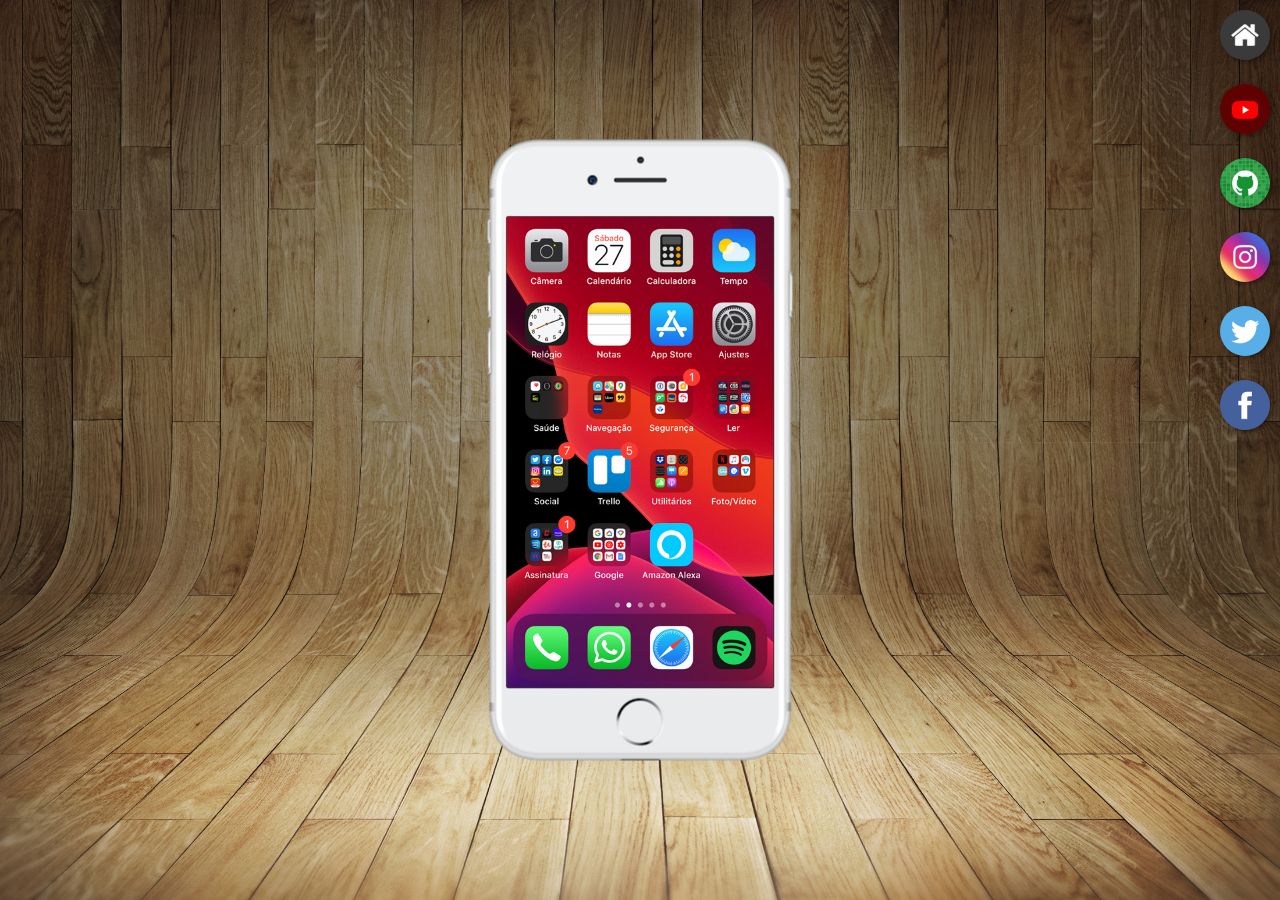
<file: index.html>
<!DOCTYPE html>
<html lang="pt-br">
<head>
    <meta charset="UTF-8">
    <meta name="viewport" content="width=device-width, initial-scale=1.0">
    <title>Projeto Redes Sociais</title>
    <link rel="shortcut icon" href="favicon.ico" type="image/x-icon">
    <link rel="stylesheet" href="estilos/style.css">
</head>
<body>
    <main>
        <section id="telefone">
            <iframe src="home.html"  name="tela" id="tela" frameborder="0">
                Seu computador nao e compativel com isso.
            </iframe>
        </section>
        <section id="redes-sociais">
            <a href="home.html" target="tela"><img src="imagens/logo-home.jpg" alt="home"></a> <br>
            <a href="youtube.html" target="tela"><img src="imagens/logo-youtube.jpg" alt="youtube"></a> <br>
            <a href="github.html" target="tela"><img src="imagens/logo-github.jpg" alt="github"></a> <br>
            <a href="instagram.html" target="tela"><img src="imagens/logo-instagram.jpg" alt="instagram"></a> <br>
            <a href="twitter.html" target="tela"><img src="imagens/logo-twitter.jpg" alt="twitter"></a> <br>
            <a href="facebook.html" target="tela"><img src="imagens/logo-facebook.jpg" alt="facebook"></a>
        </section>
    </main>
</body>
</html>
</file>
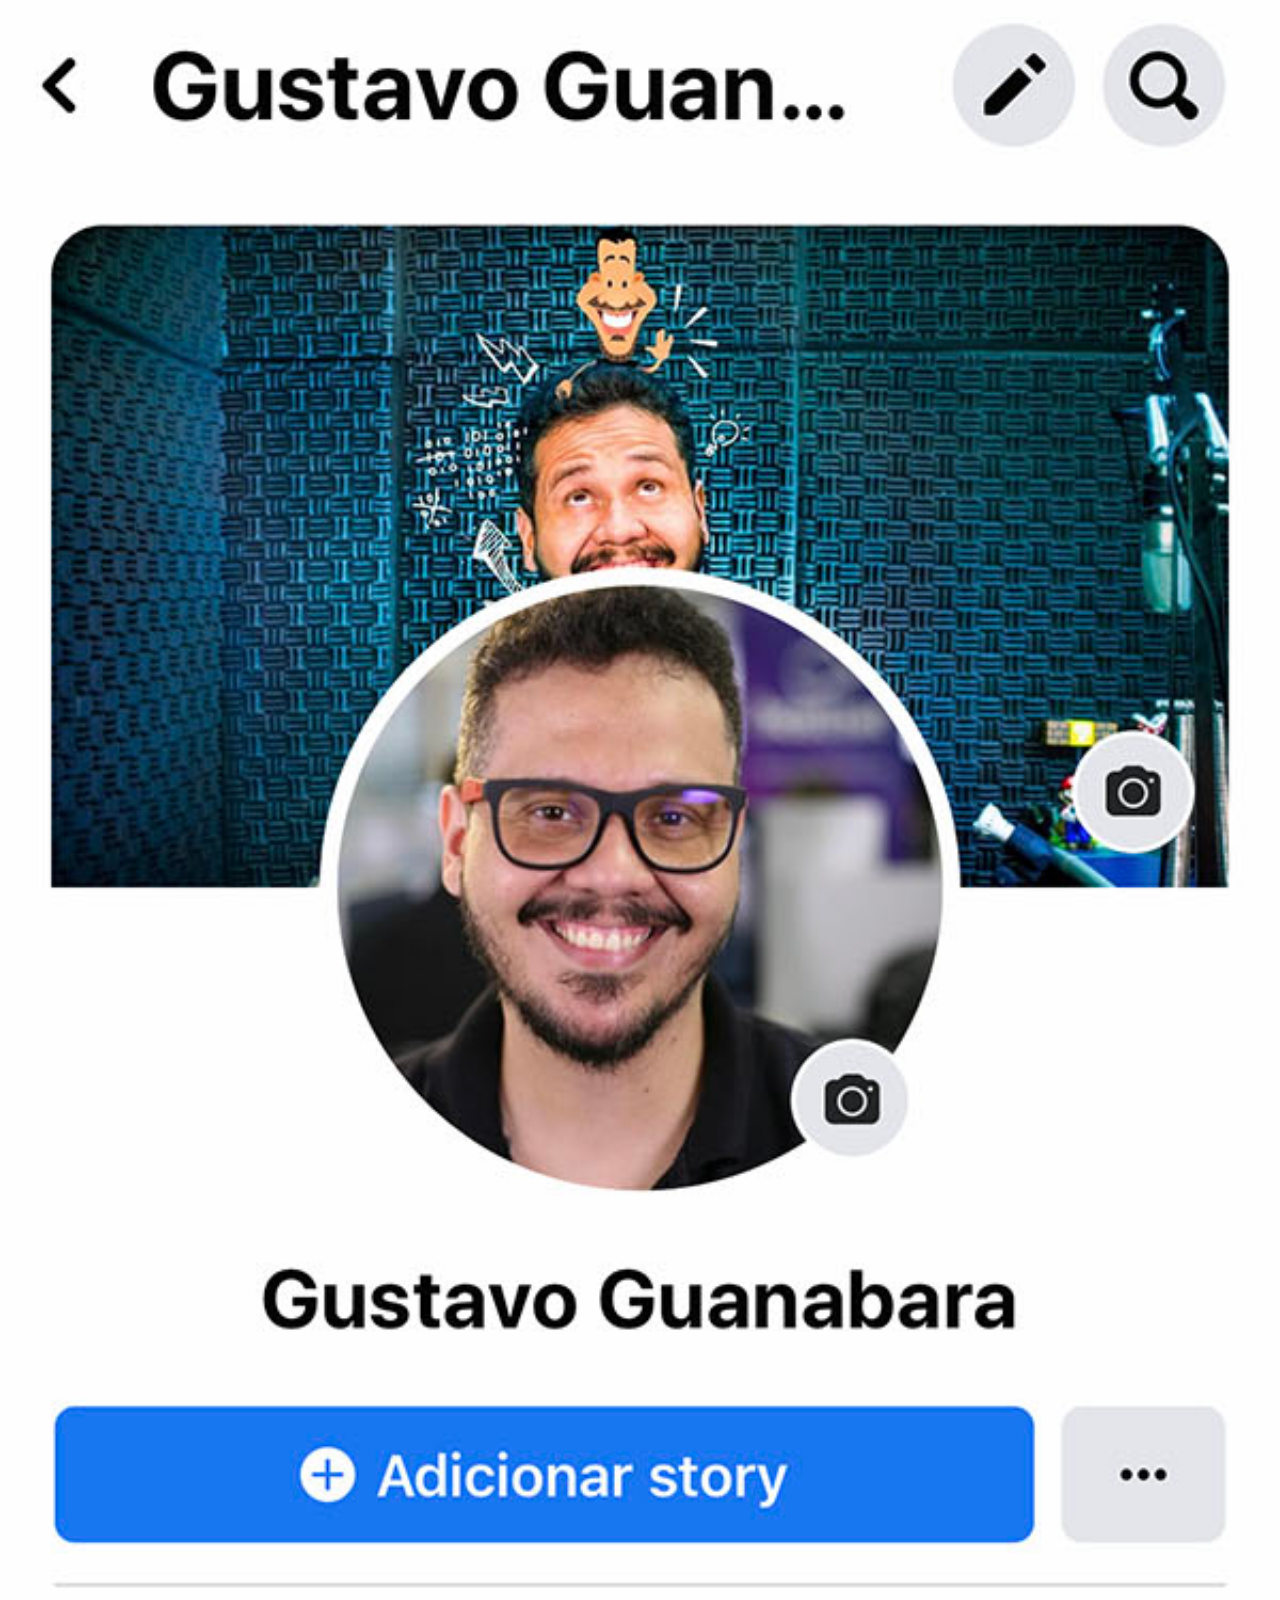
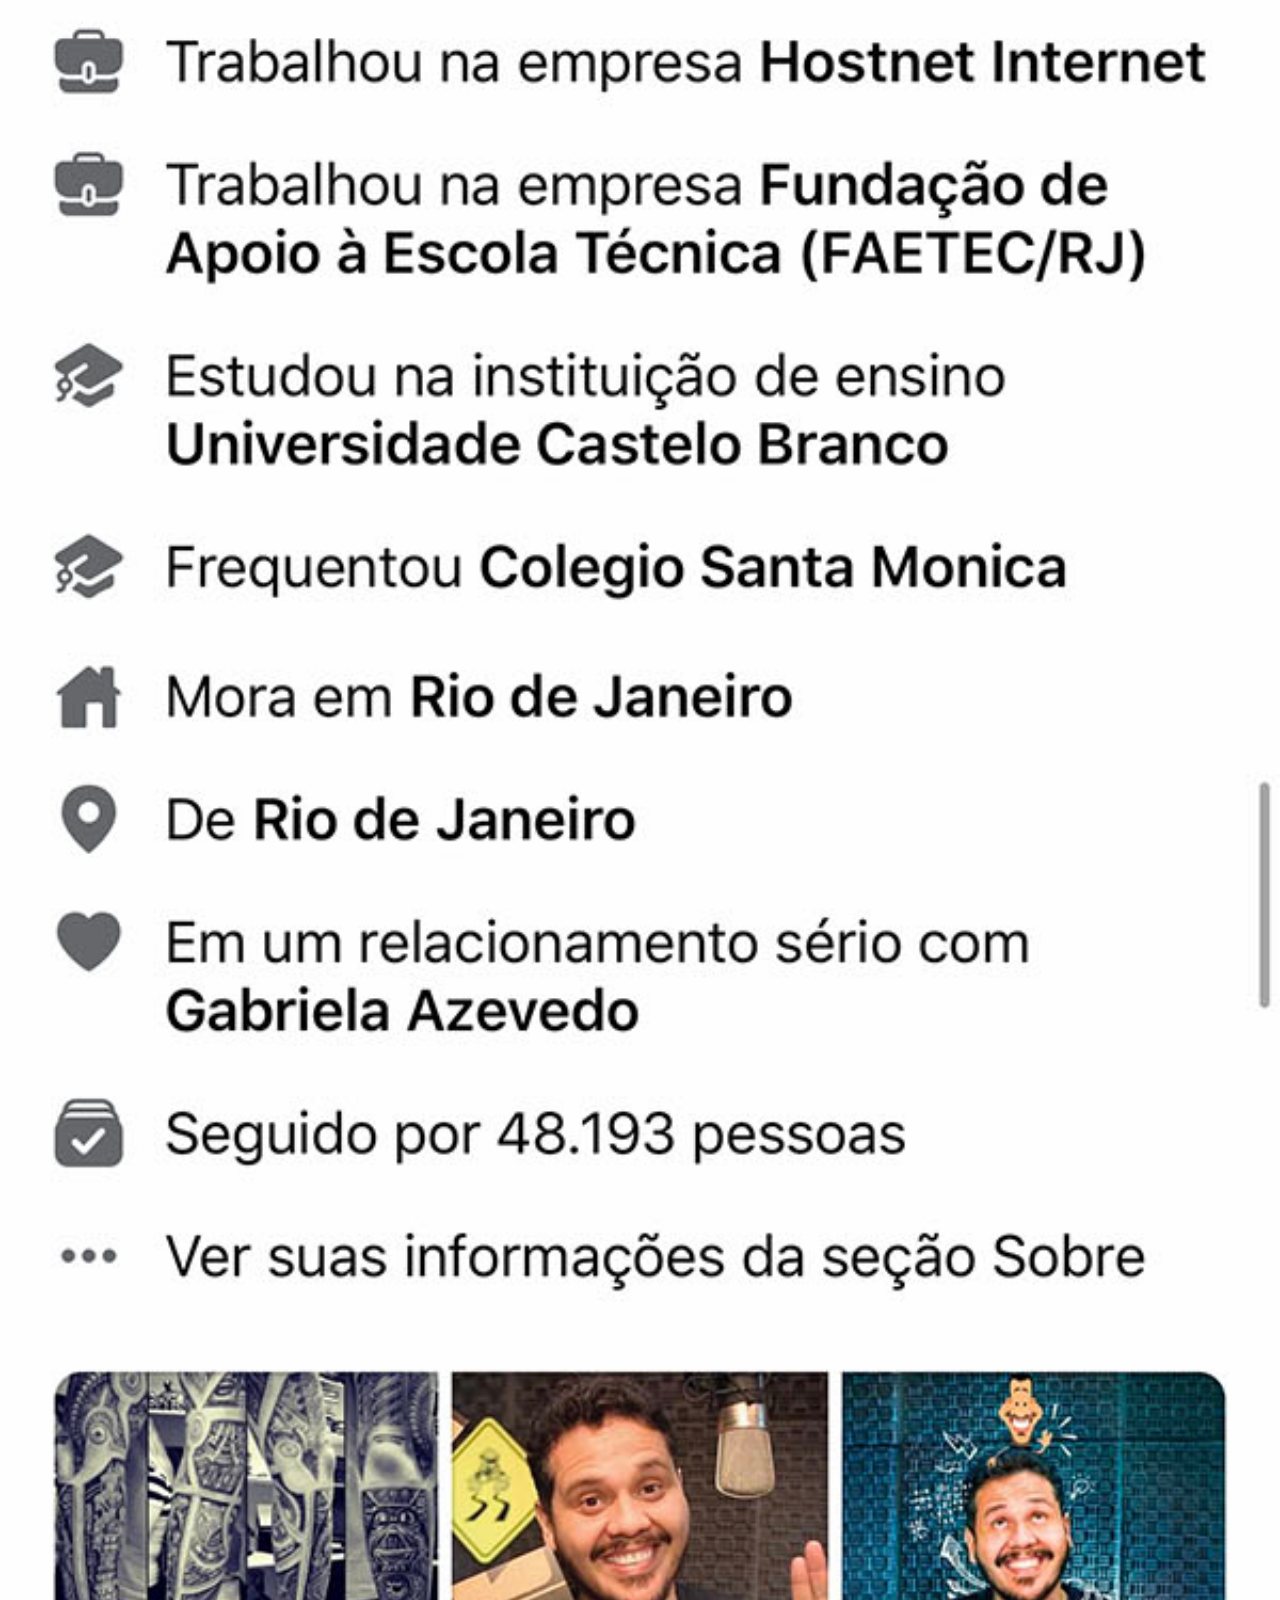
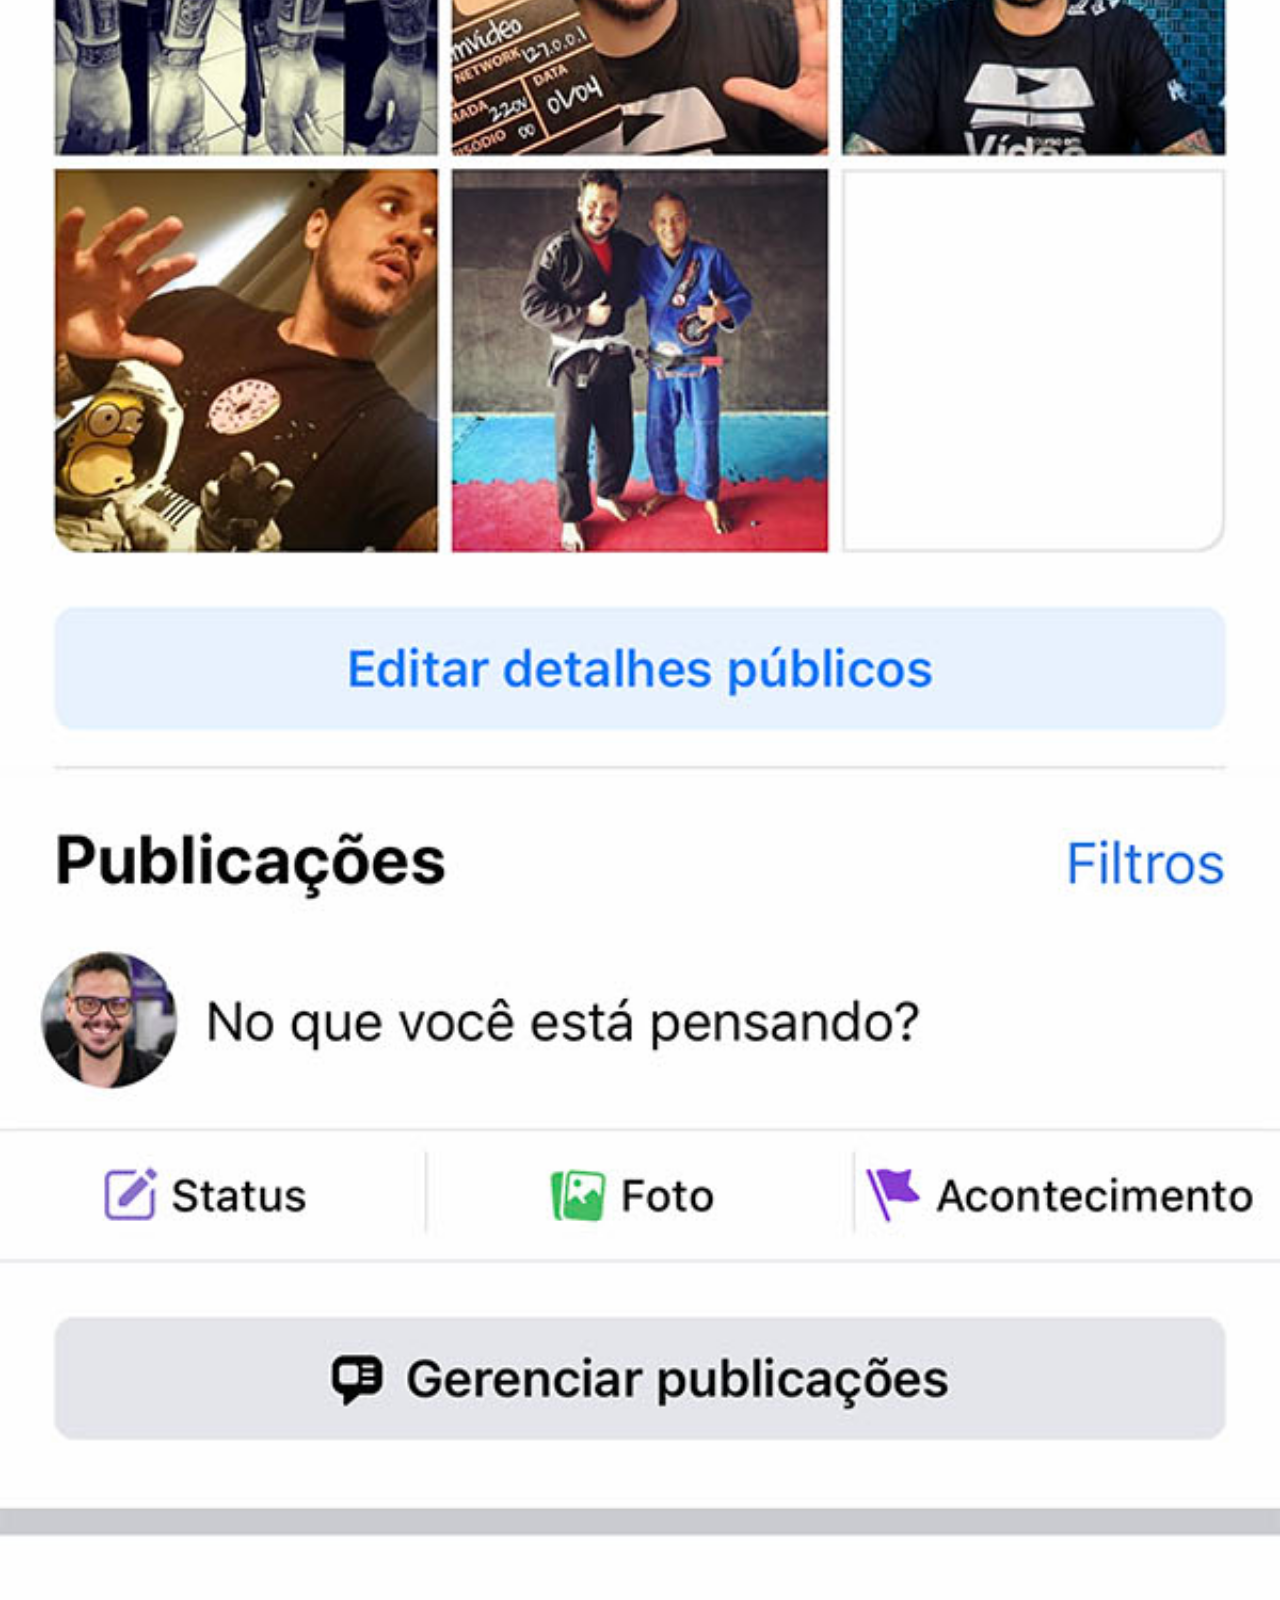
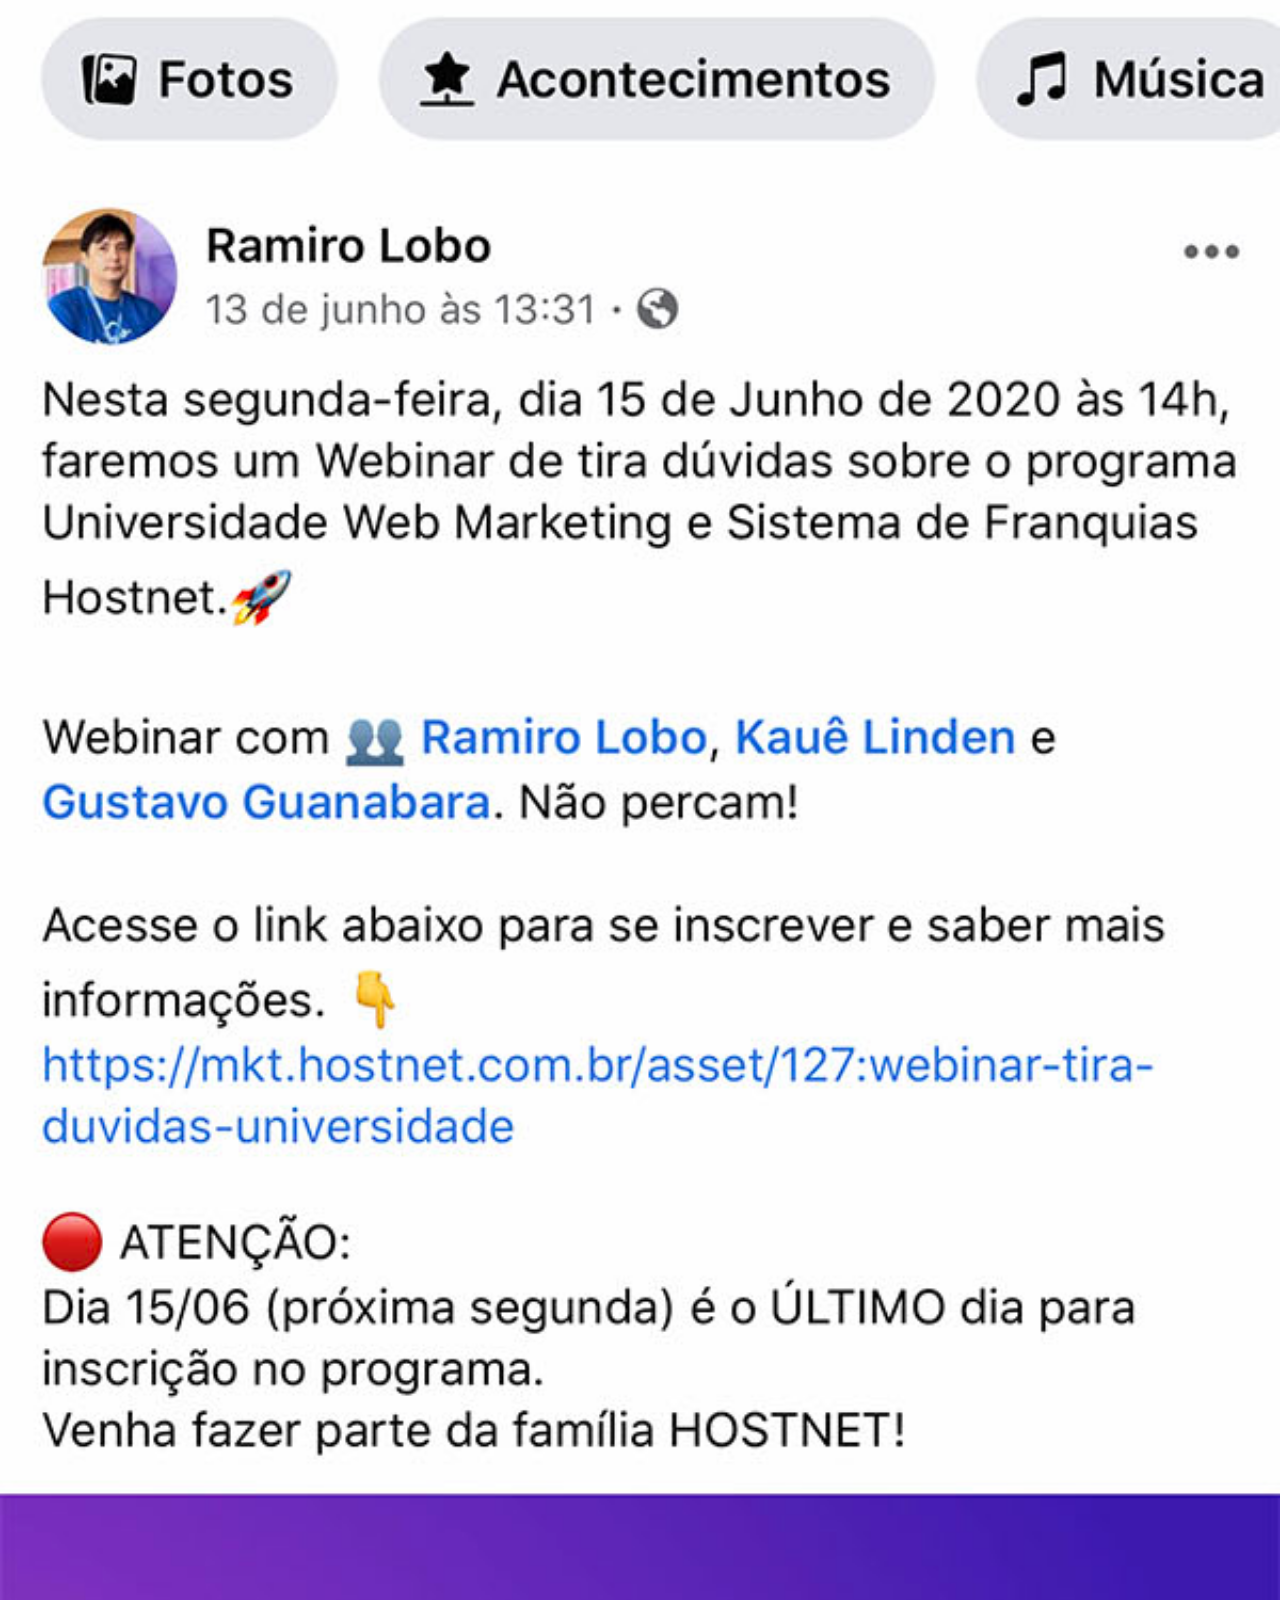
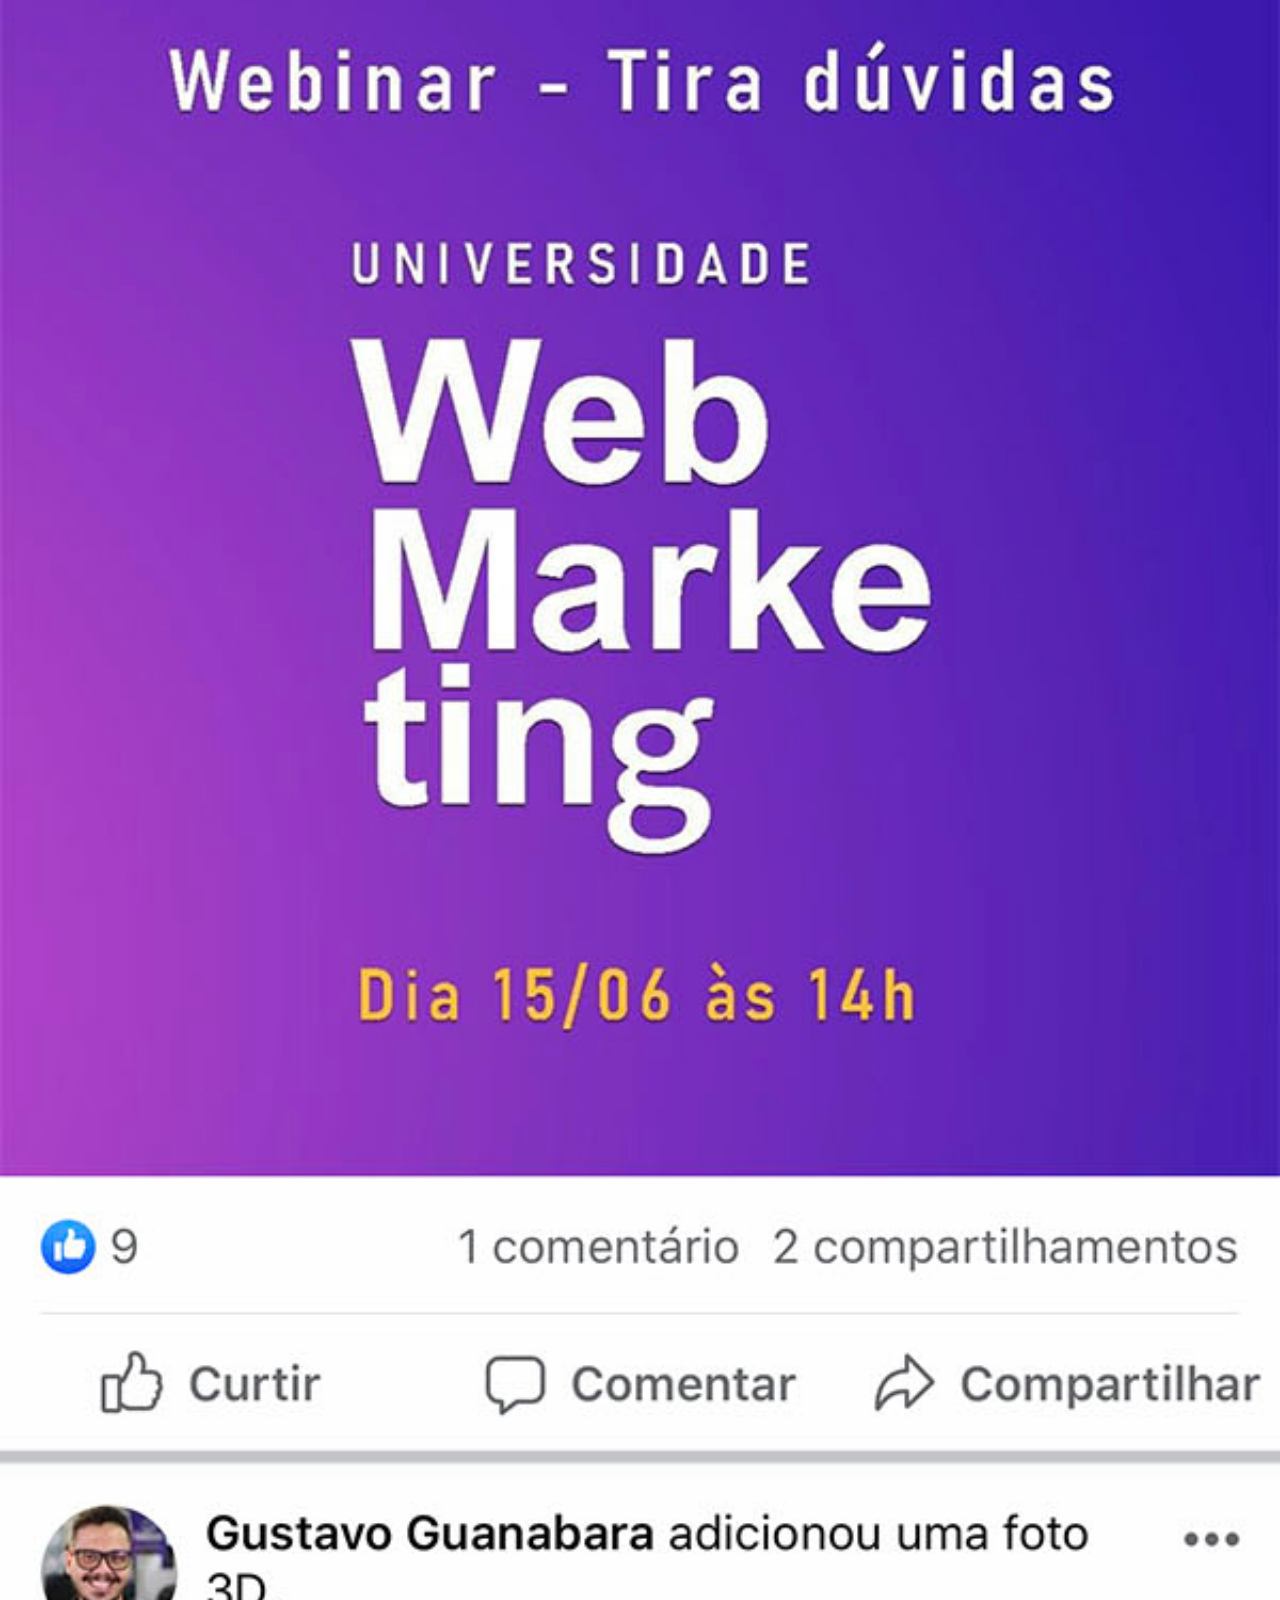
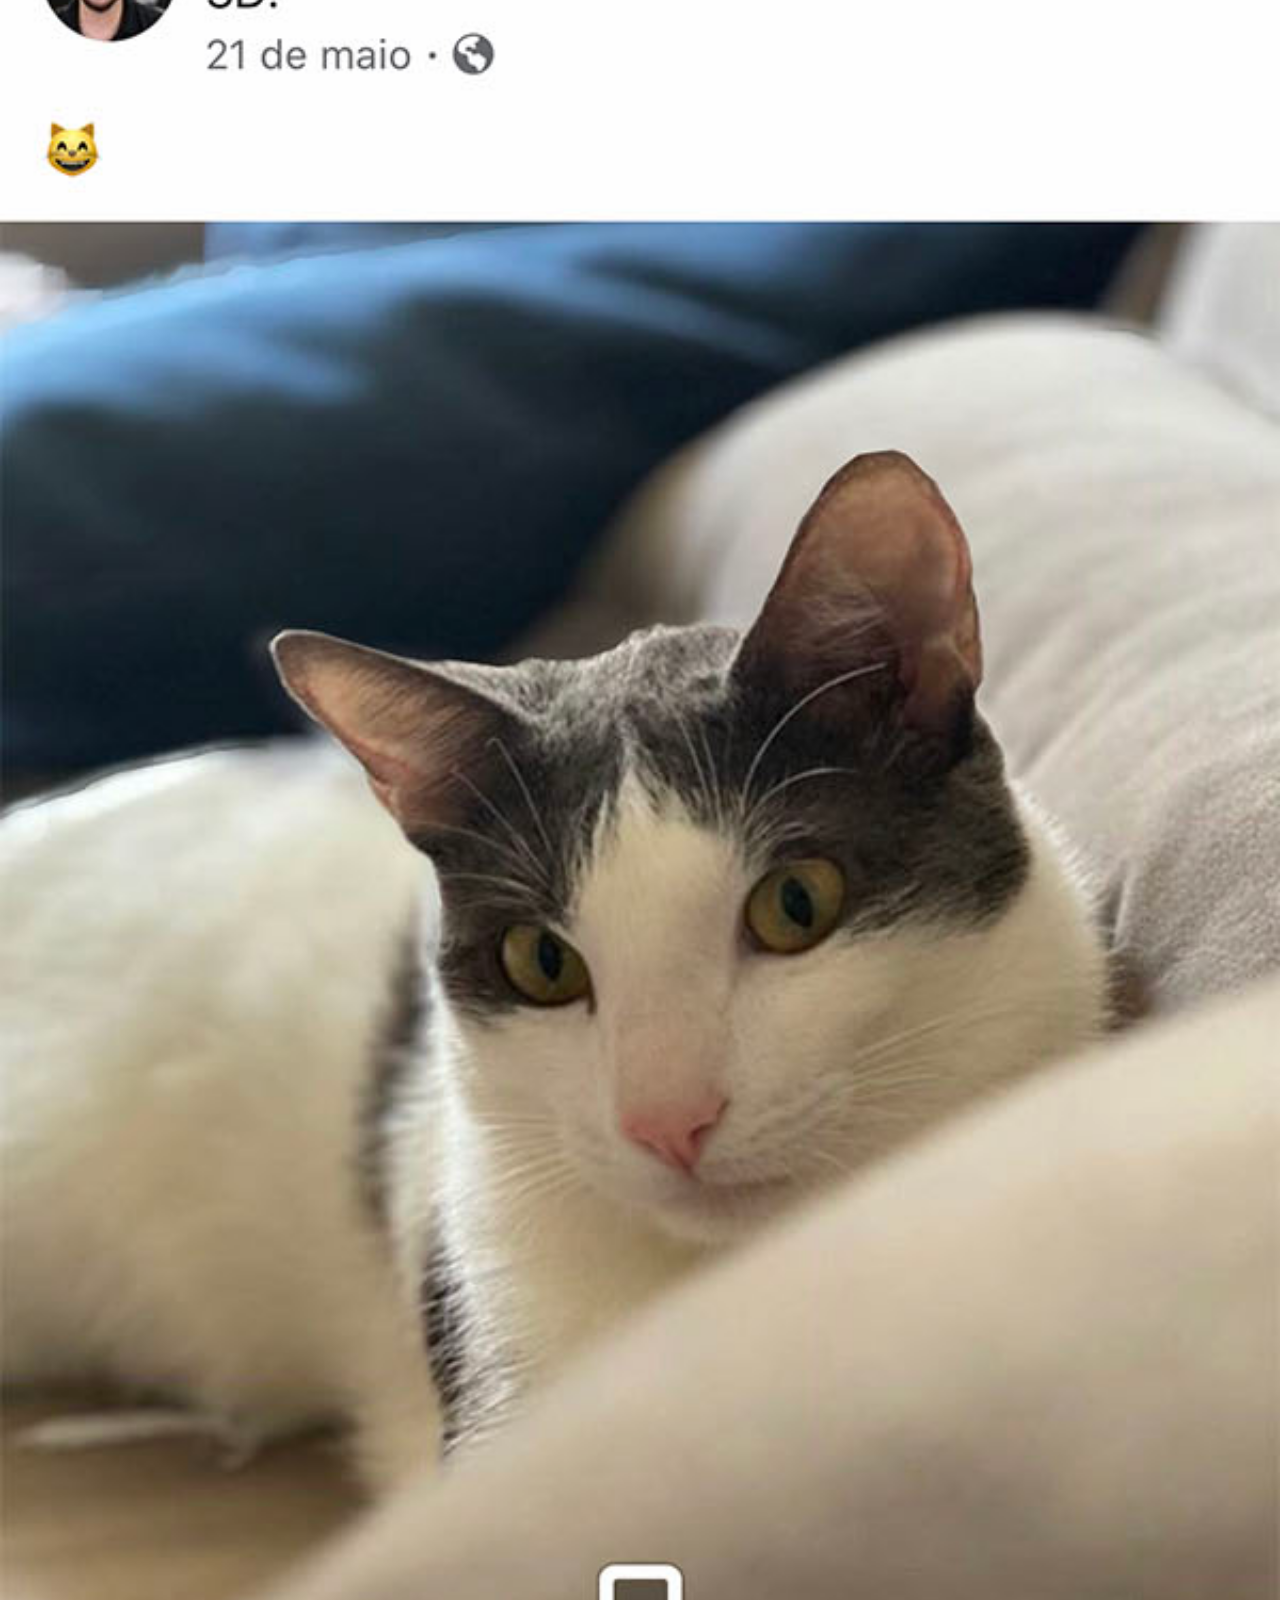
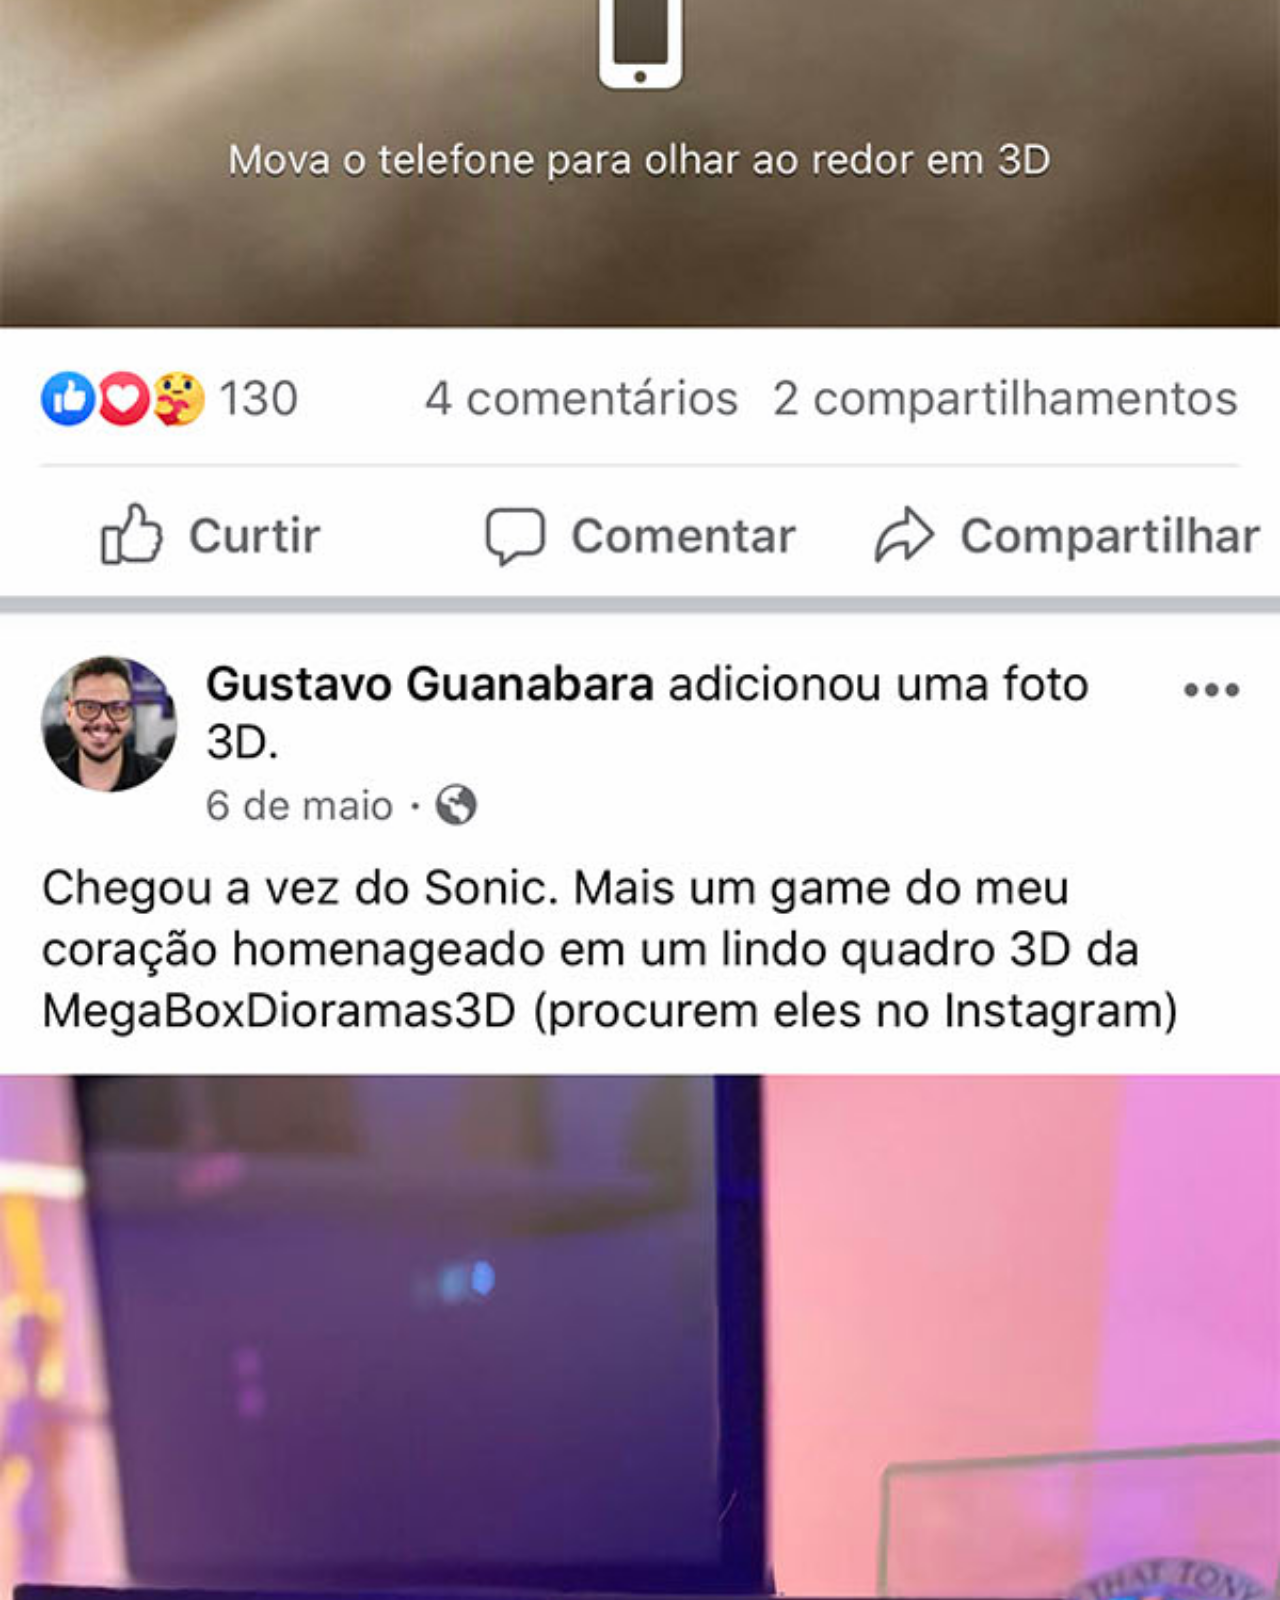
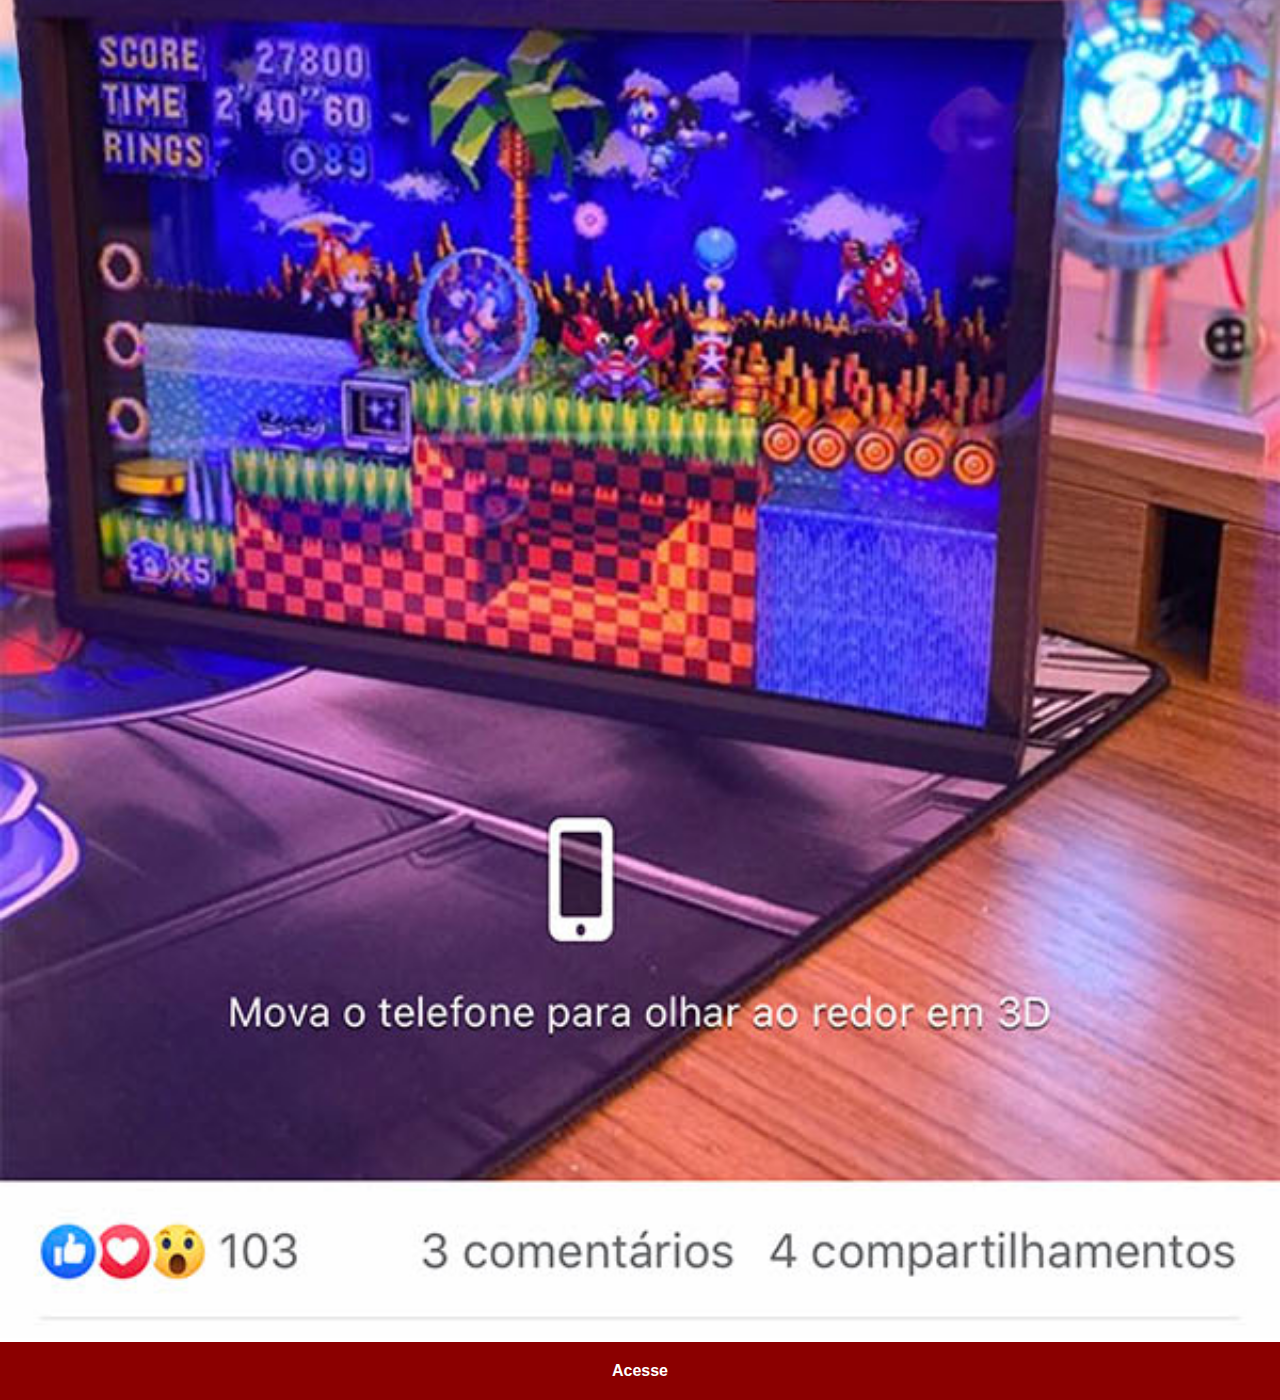
<file: facebook.html>
<!DOCTYPE html>
<html lang="pt-br">
<head>
    <meta charset="UTF-8">
    <meta name="viewport" content="width=device-width, initial-scale=1.0">
    <title>Github</title>
    <link rel="stylesheet" href="estilo/social.css">
</head>
<body>
    <img src="imagens/tela-facebook.jpg" alt="facebook">
    <a href="https://www.facebook.com/gustavoguanabara/?locale=pt_BR" target="_blank">Acesse</a>
</body>
</html>
</file>
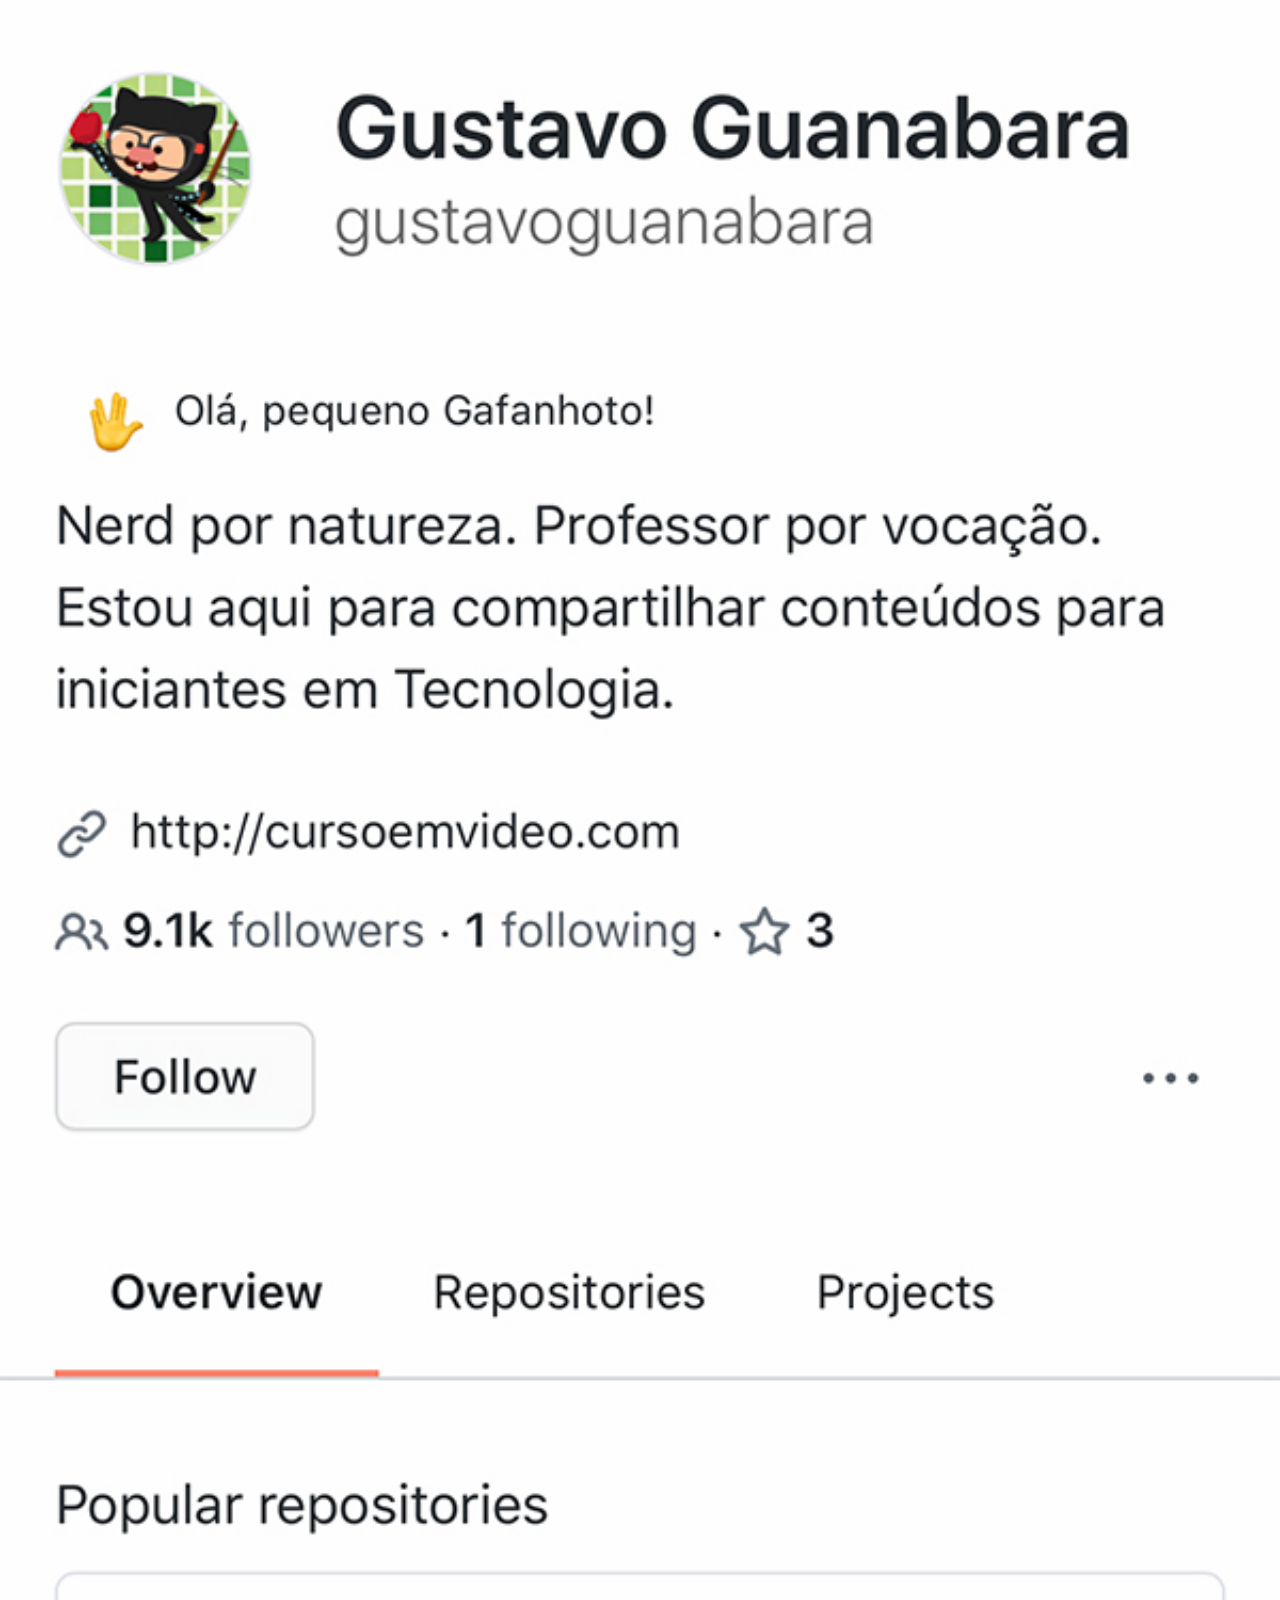
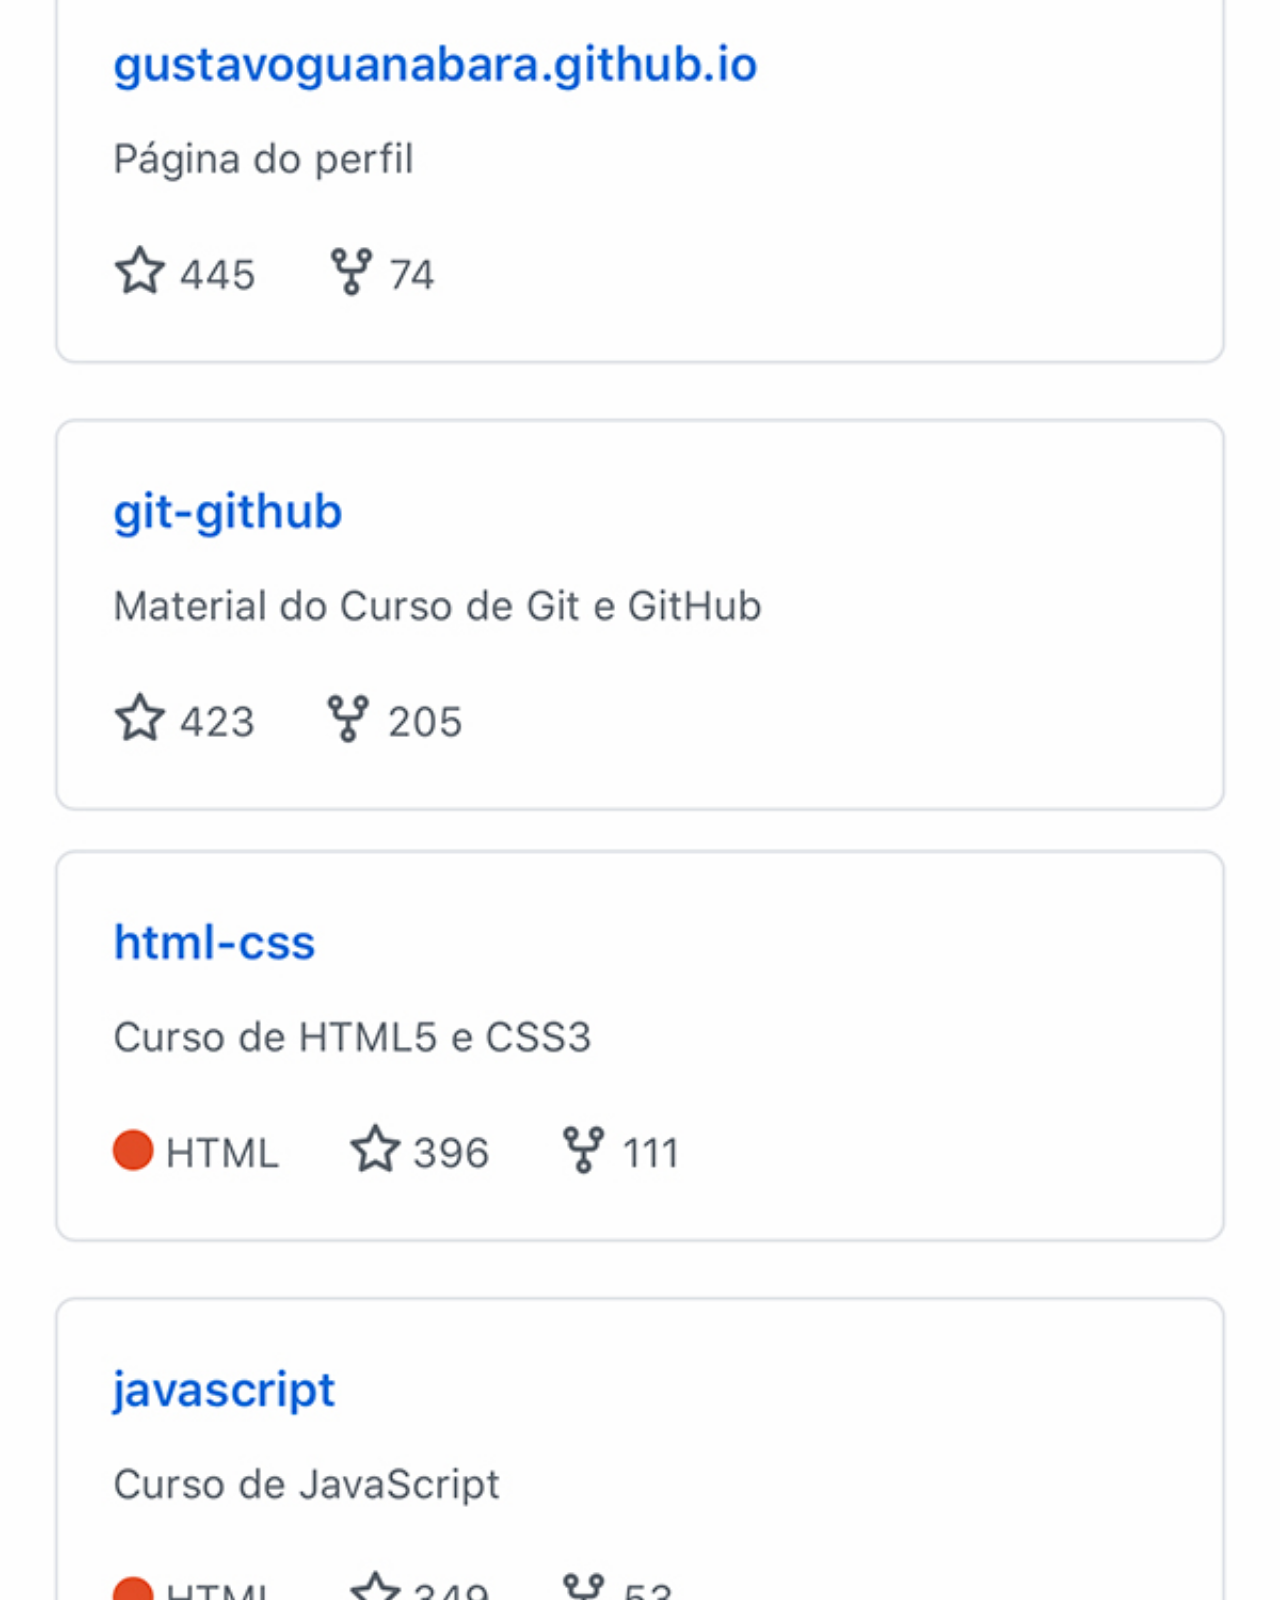
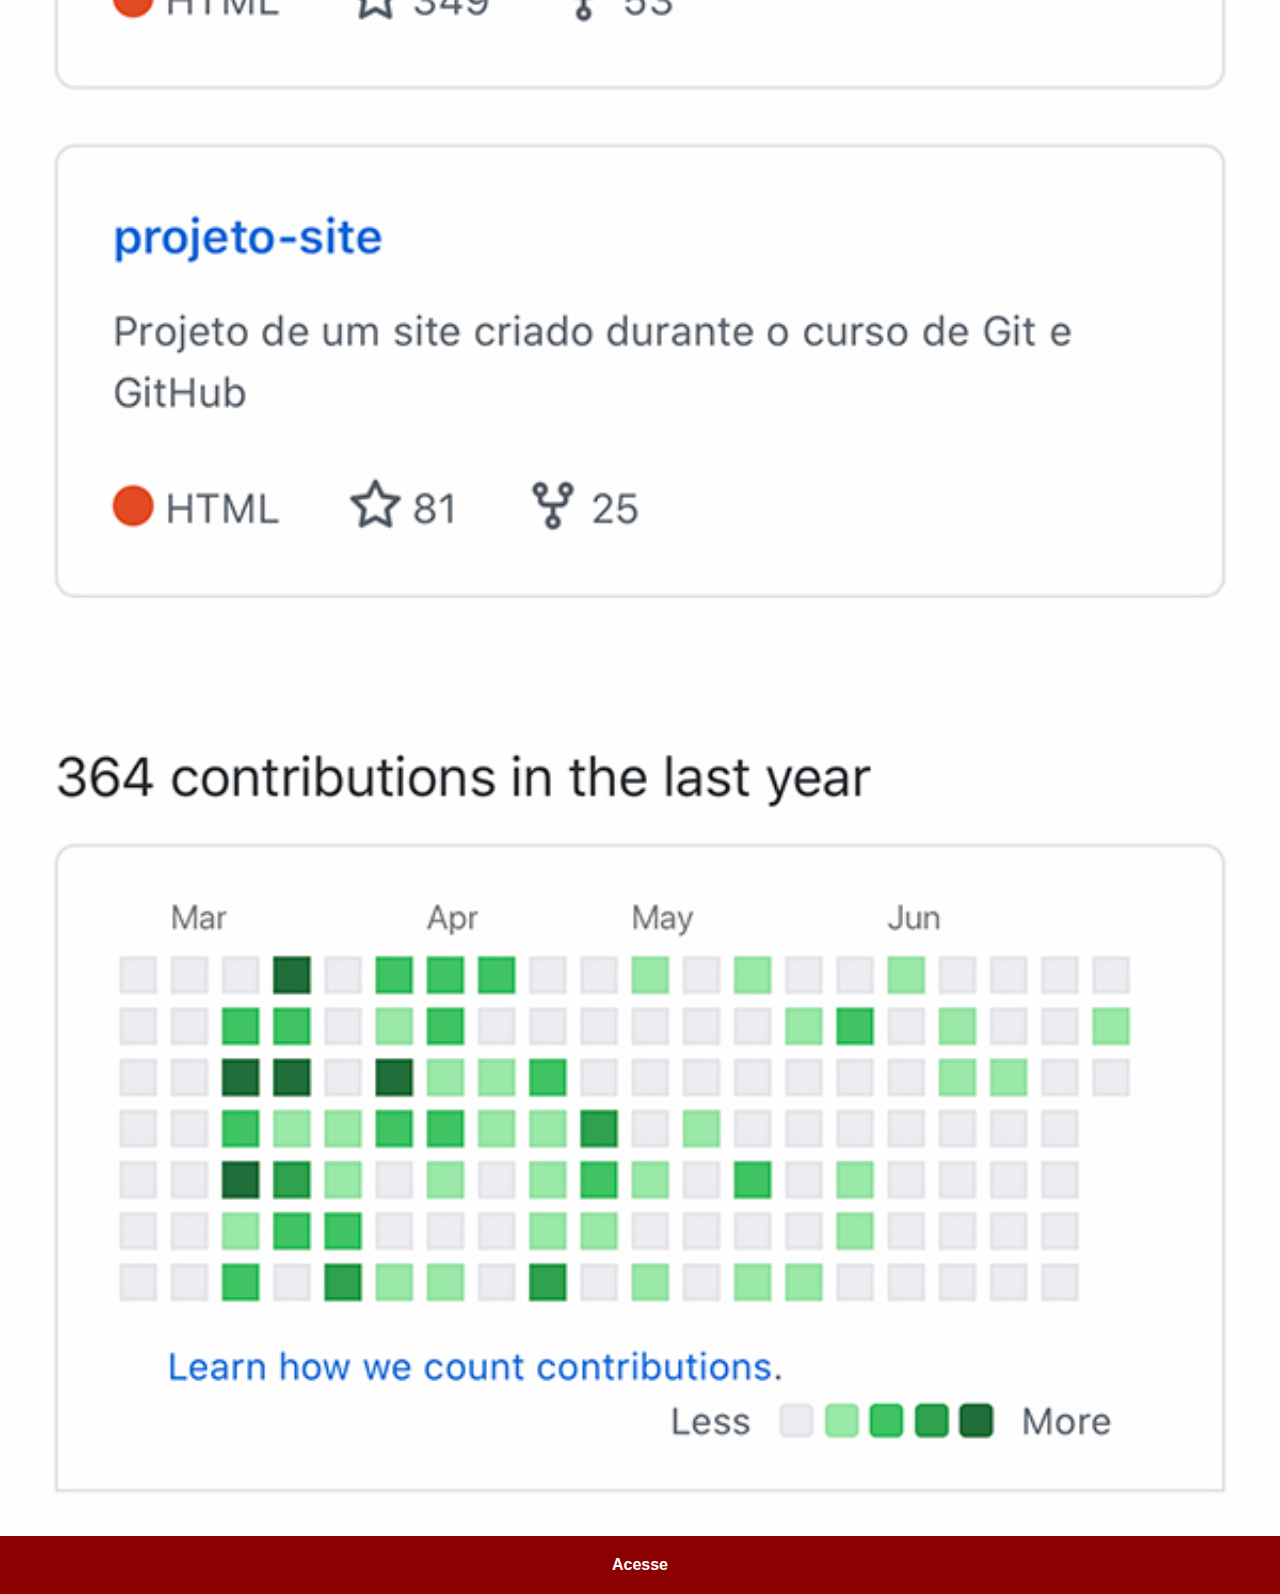
<file: github.html>
<!DOCTYPE html>
<html lang="pt-br">
<head>
    <meta charset="UTF-8">
    <meta name="viewport" content="width=device-width, initial-scale=1.0">
    <title>Github</title>
    <link rel="stylesheet" href="estilo/social.css">
</head>
<body>
    <img src="imagens/tela-github.jpg" alt="Github">
    <a href="https://github.com/gustavoguanabara" target="_blank">Acesse</a>
</body>
</html>
</file>
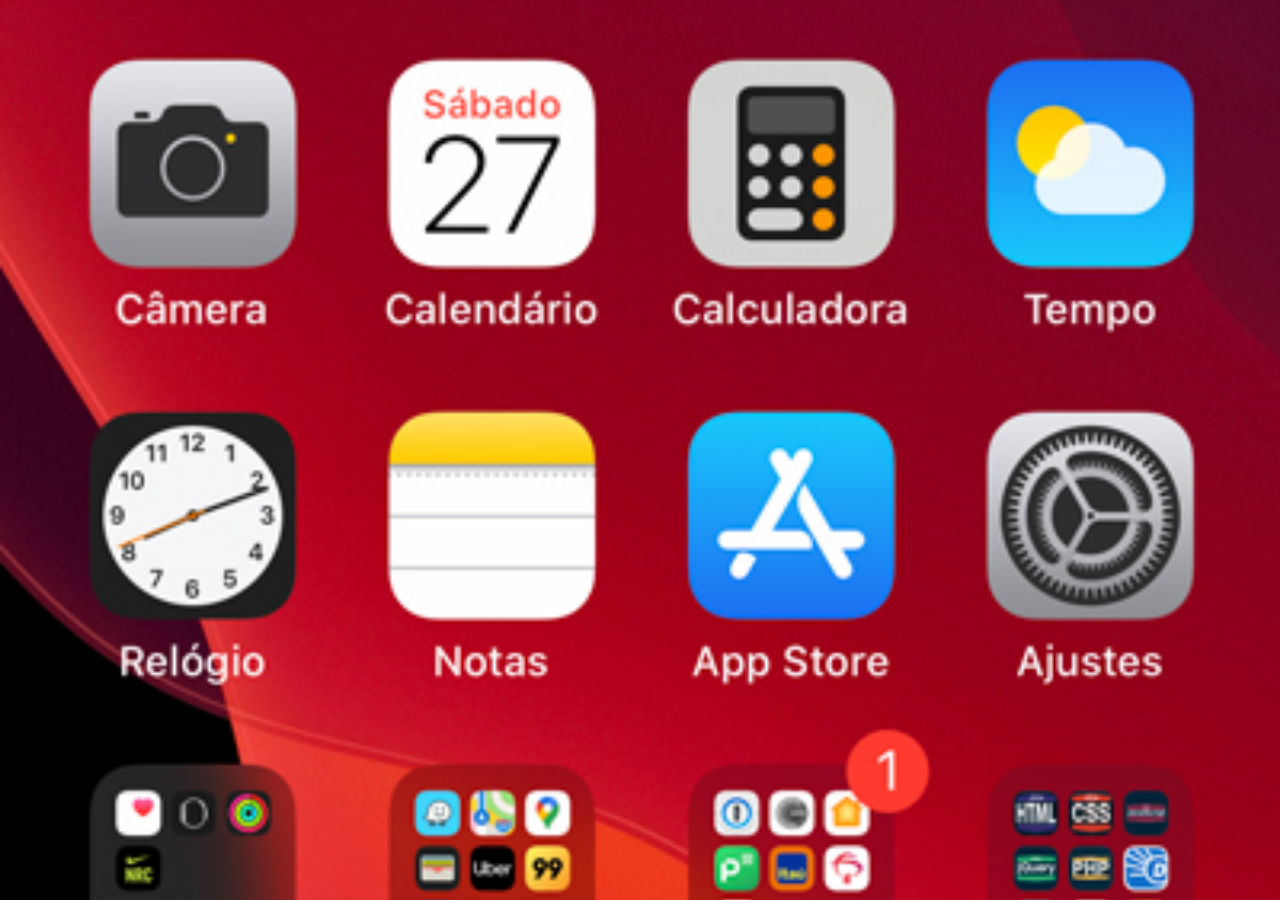
<file: home.html>
<!DOCTYPE html>
<html lang="pt-br">
<head>
    <meta charset="UTF-8">
    <meta name="viewport" content="width=device-width, initial-scale=1.0">
    <title>Home</title>
    <style>
        * {
            margin: 0px;
            padding: 0px;
        }

        body {
            width: 100vw;
            height: 100vh;
            background: black url('imagens/tela-home.jpg')
            no-repeat top center;
            background-size: cover;
        }
    </style>
</head>
<body>
    
</body>
</html>
</file>
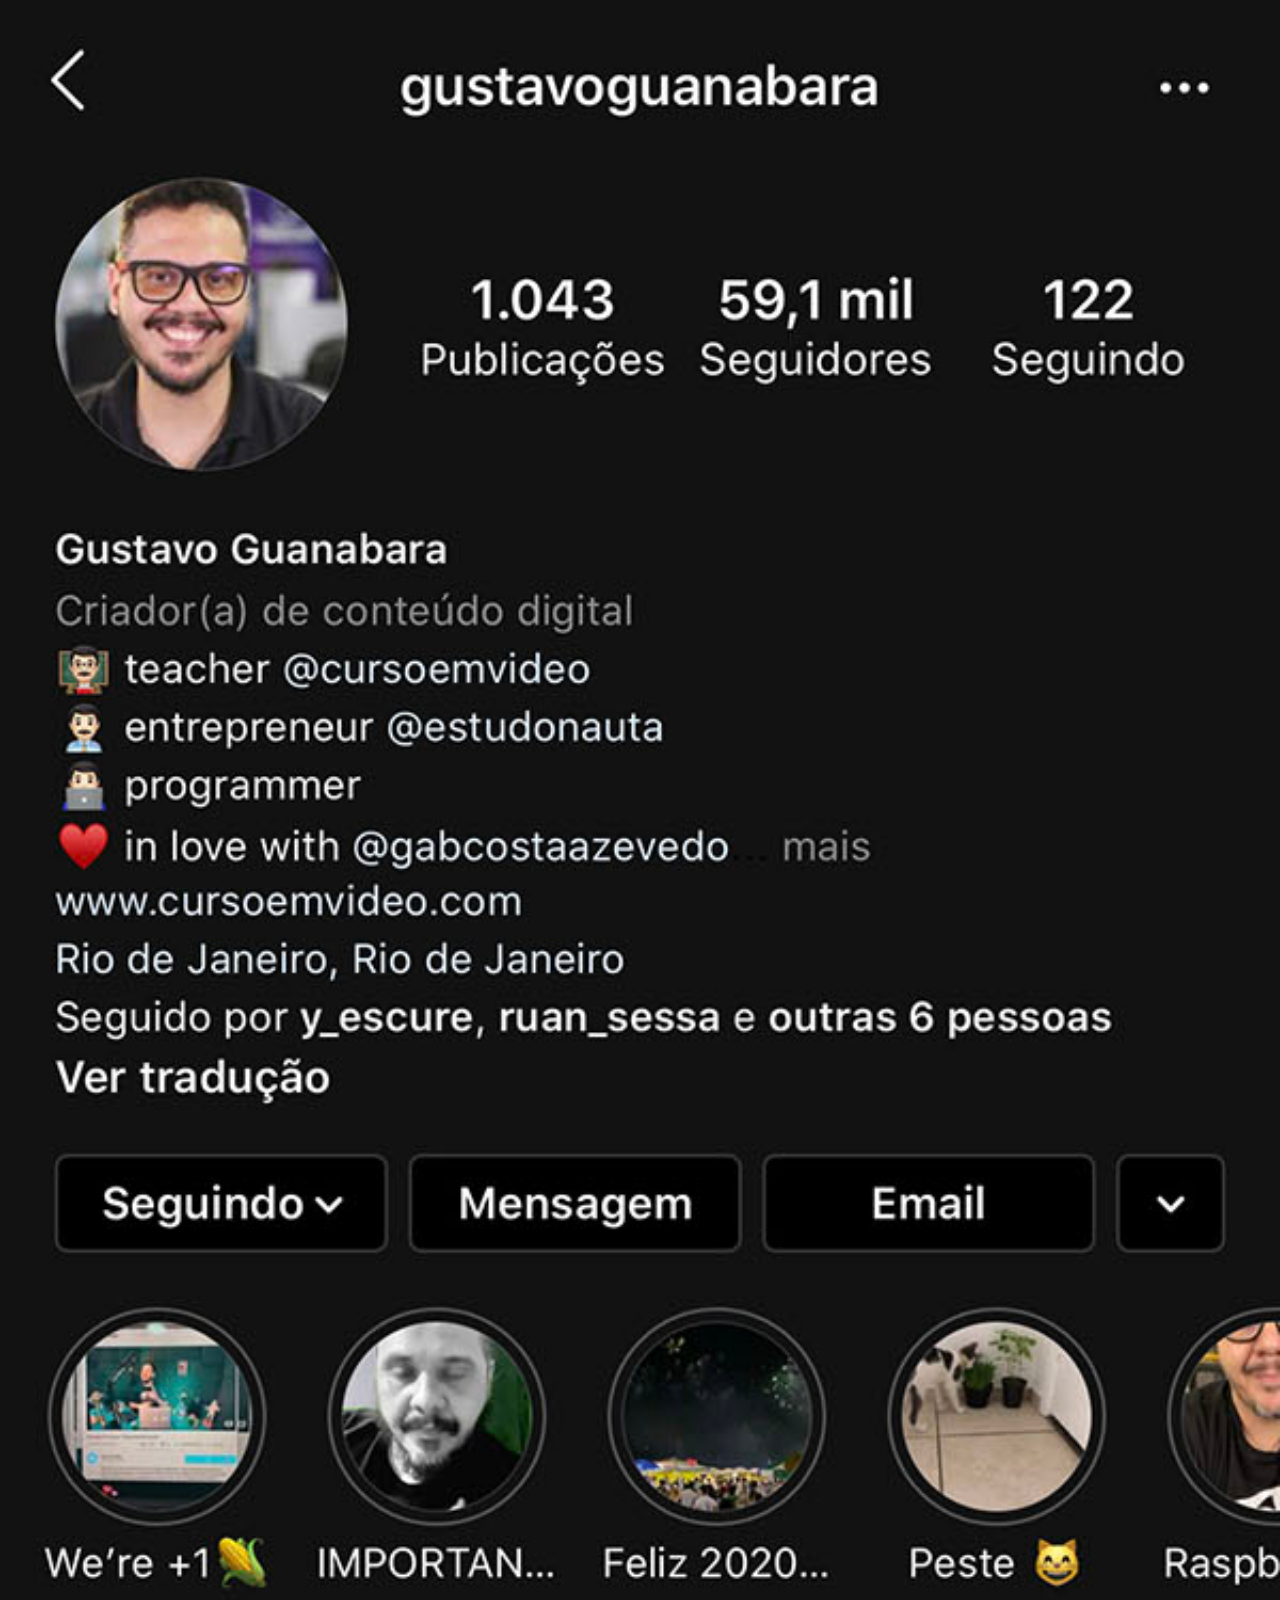
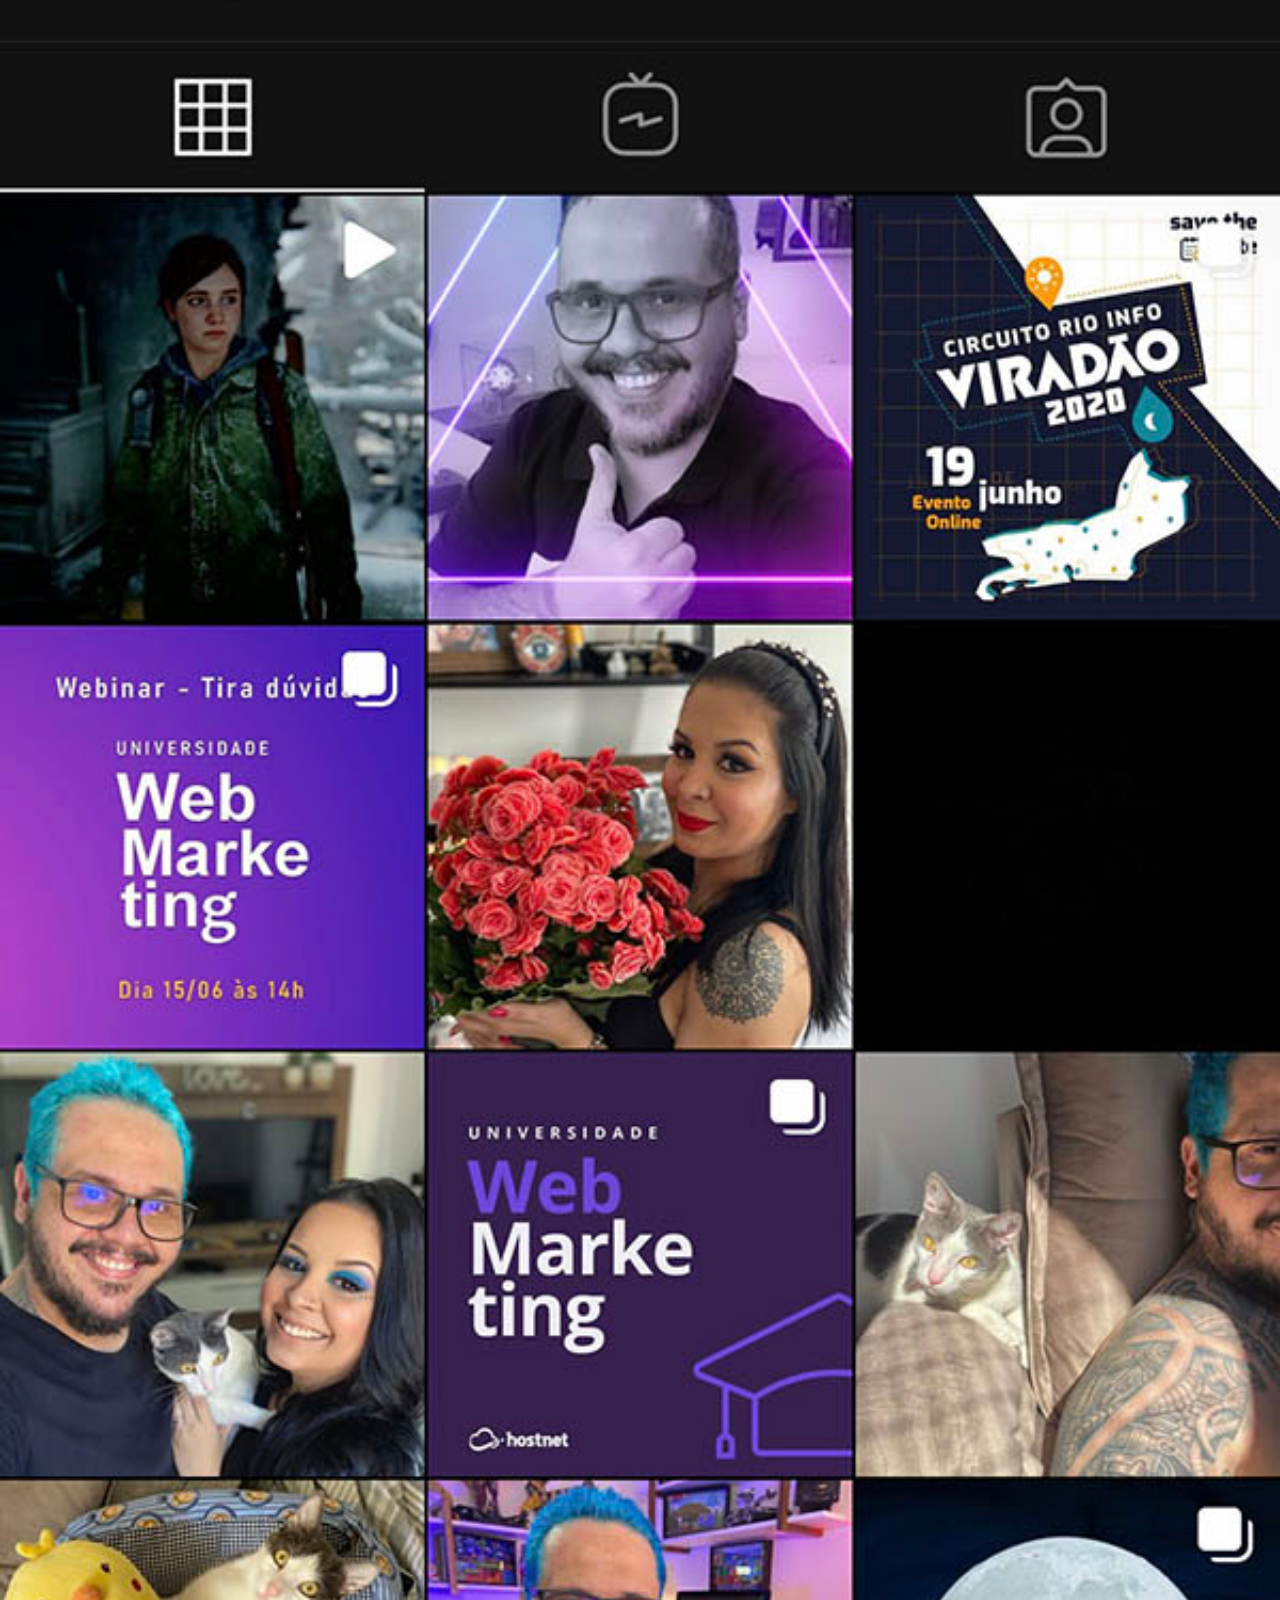
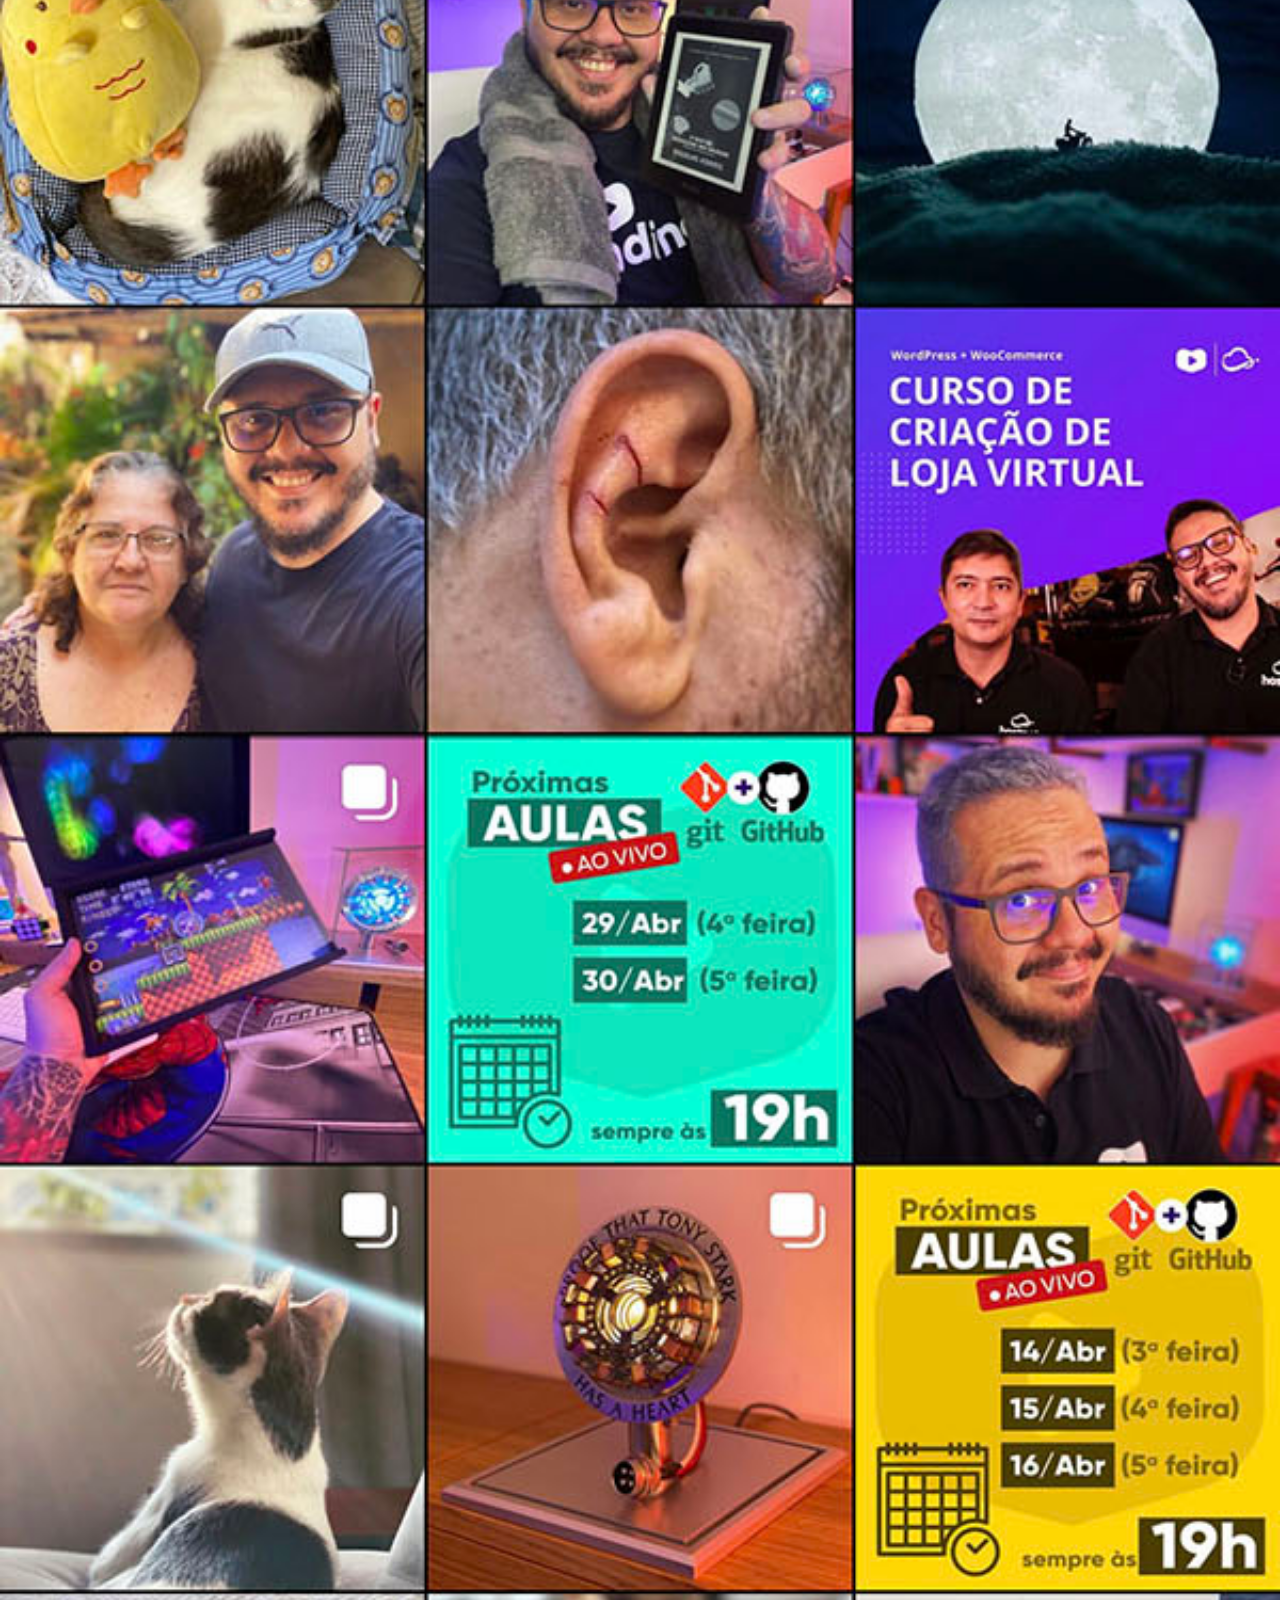
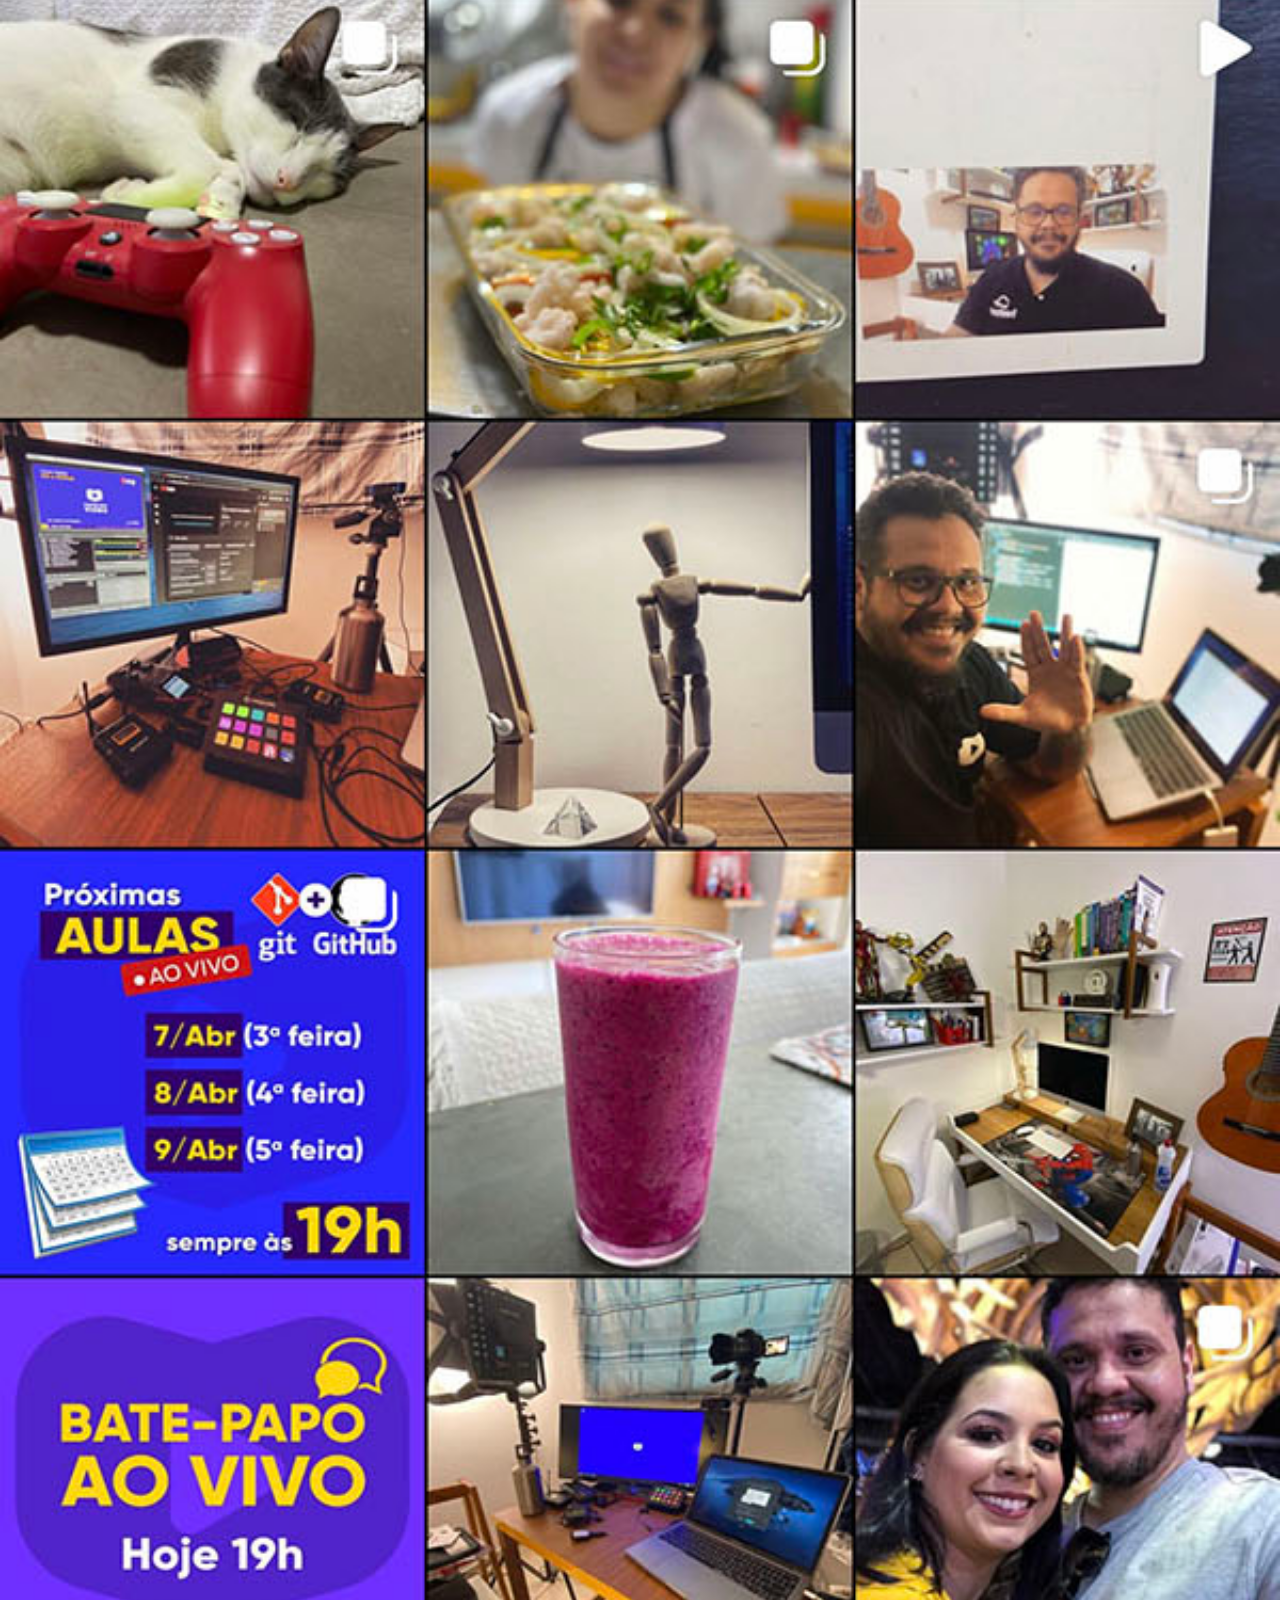
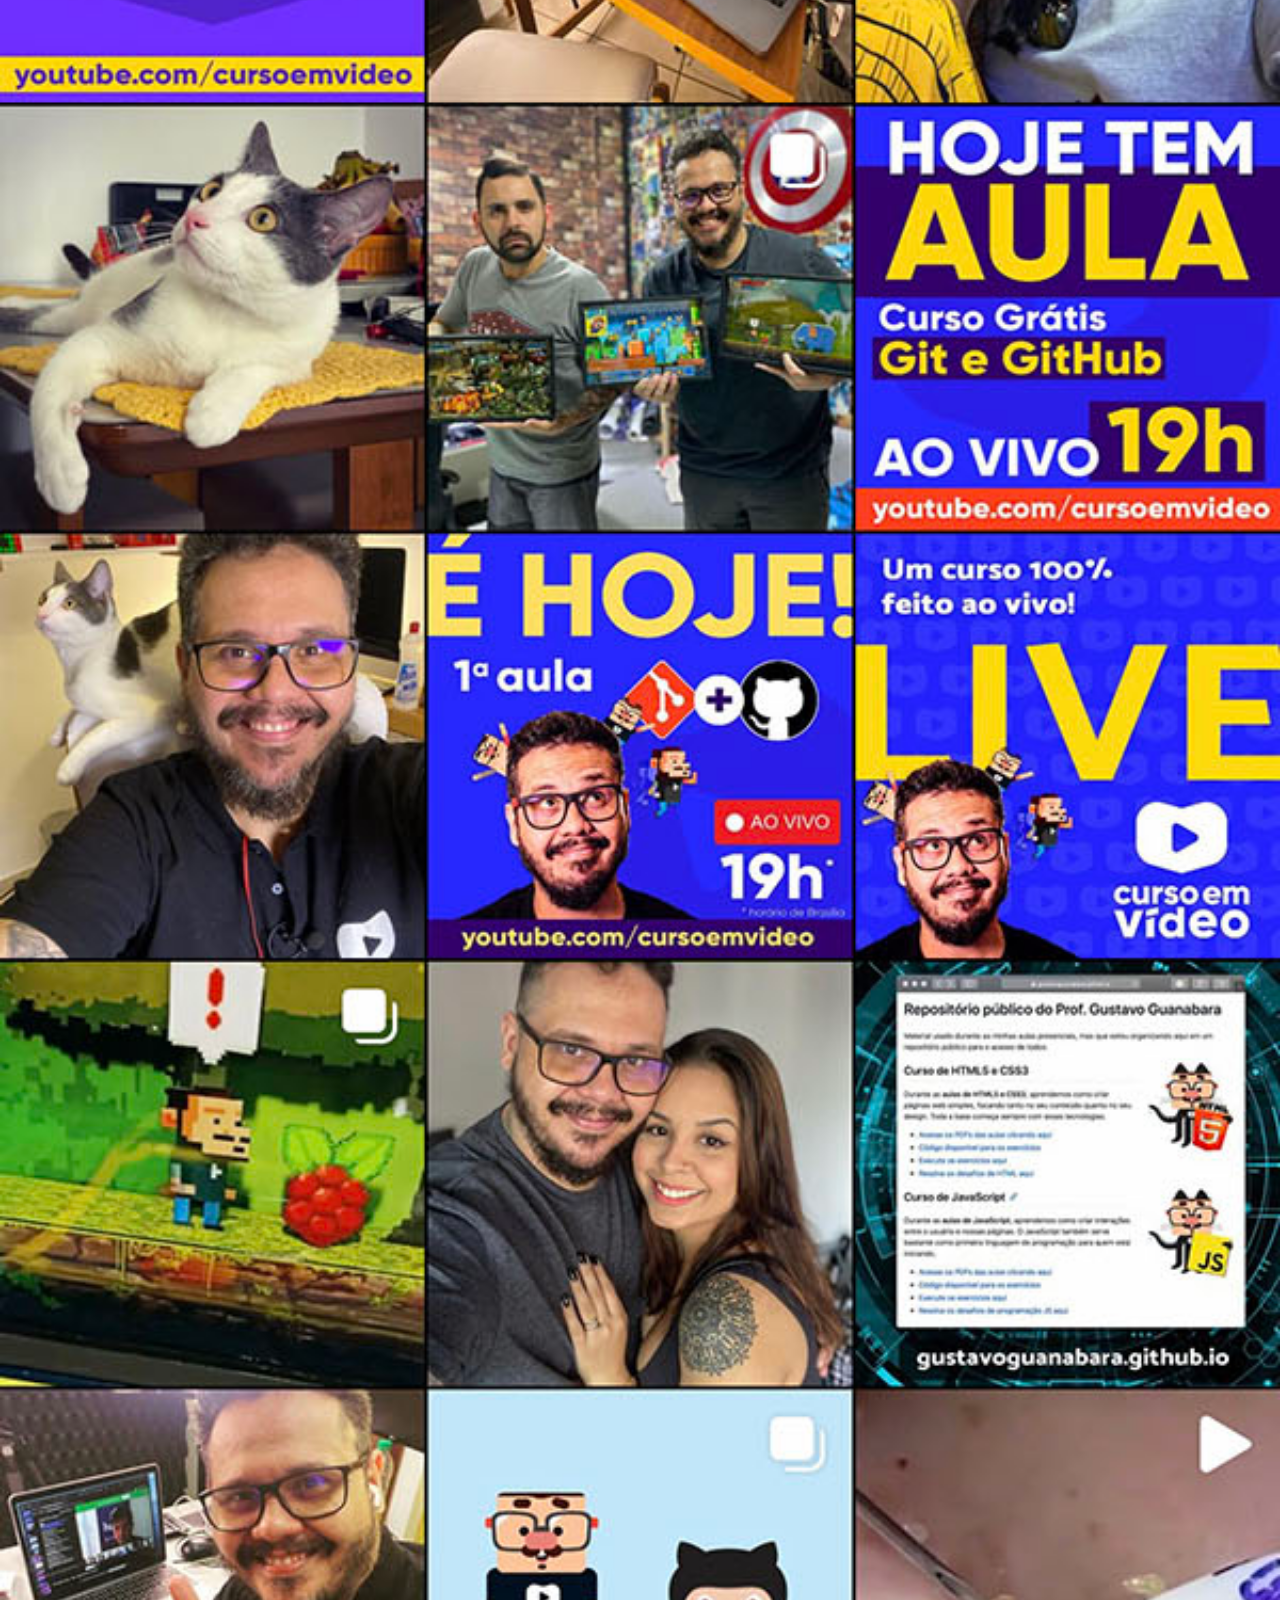
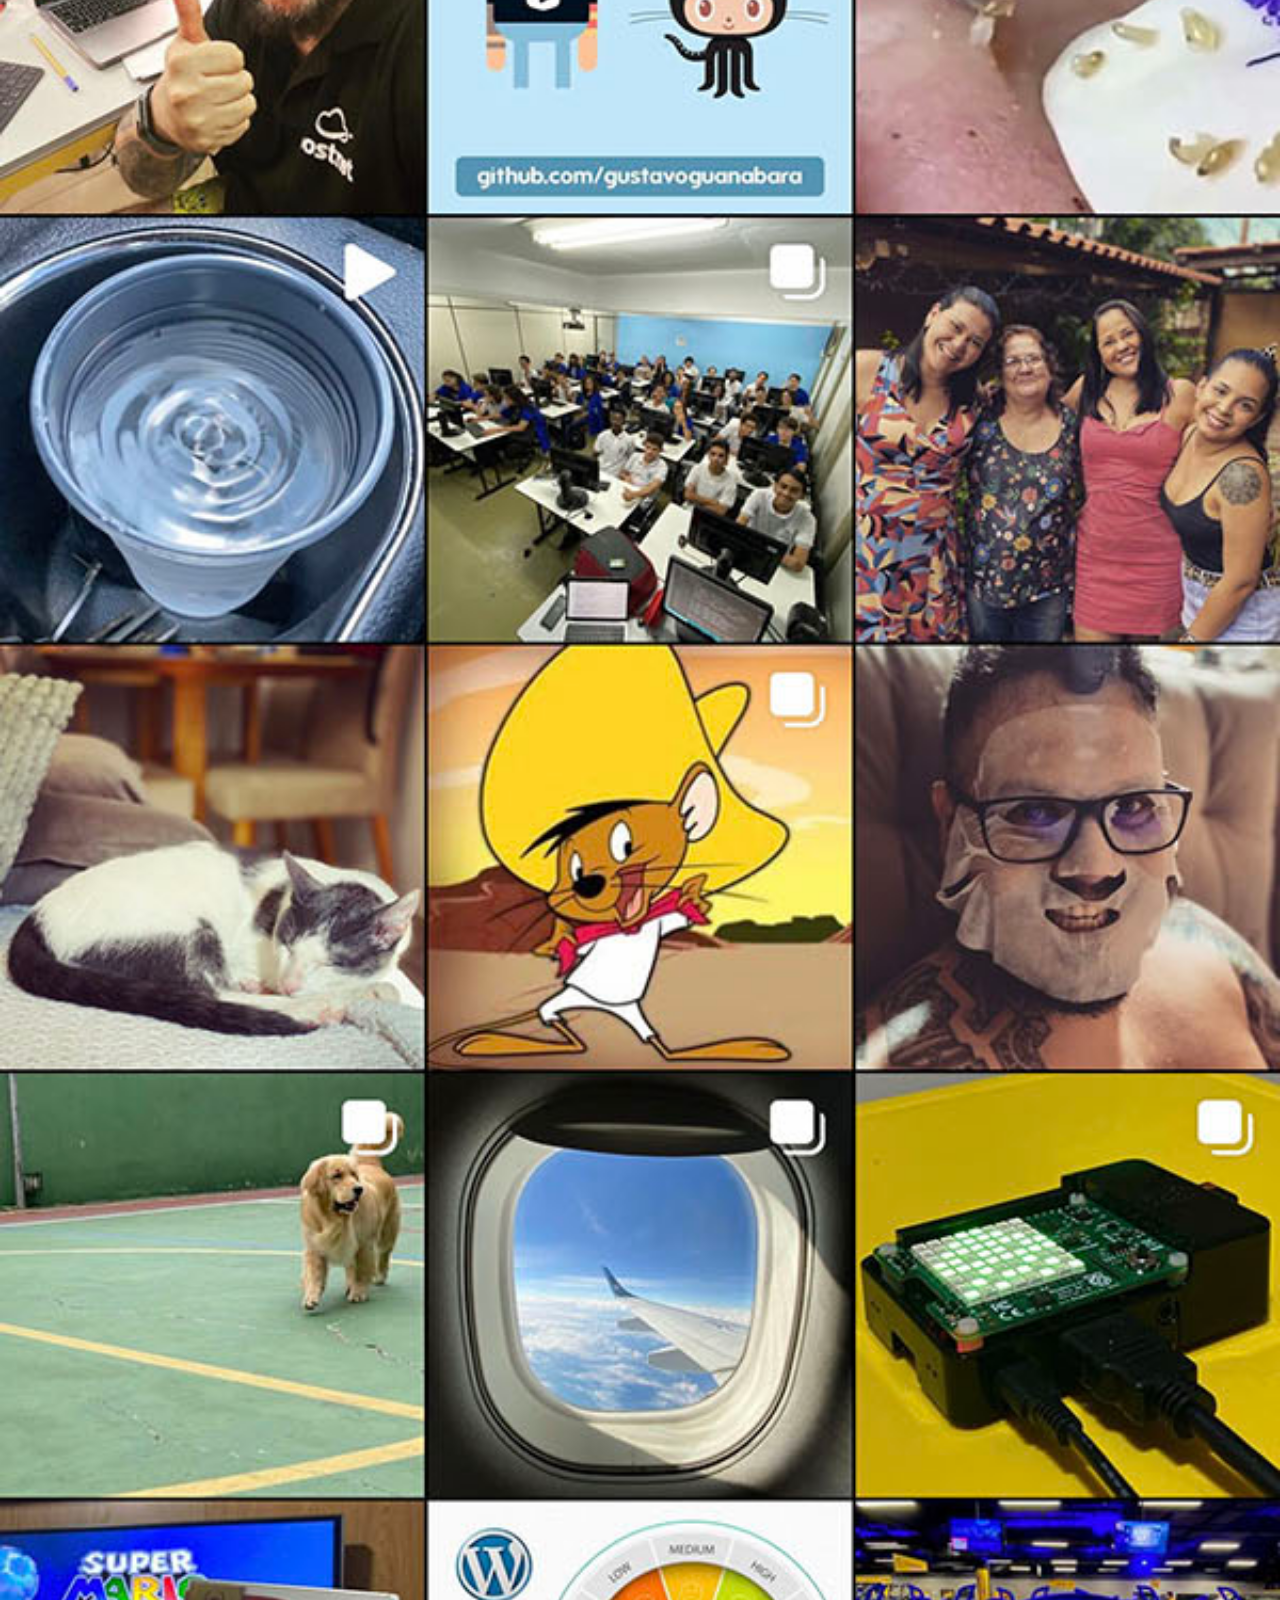
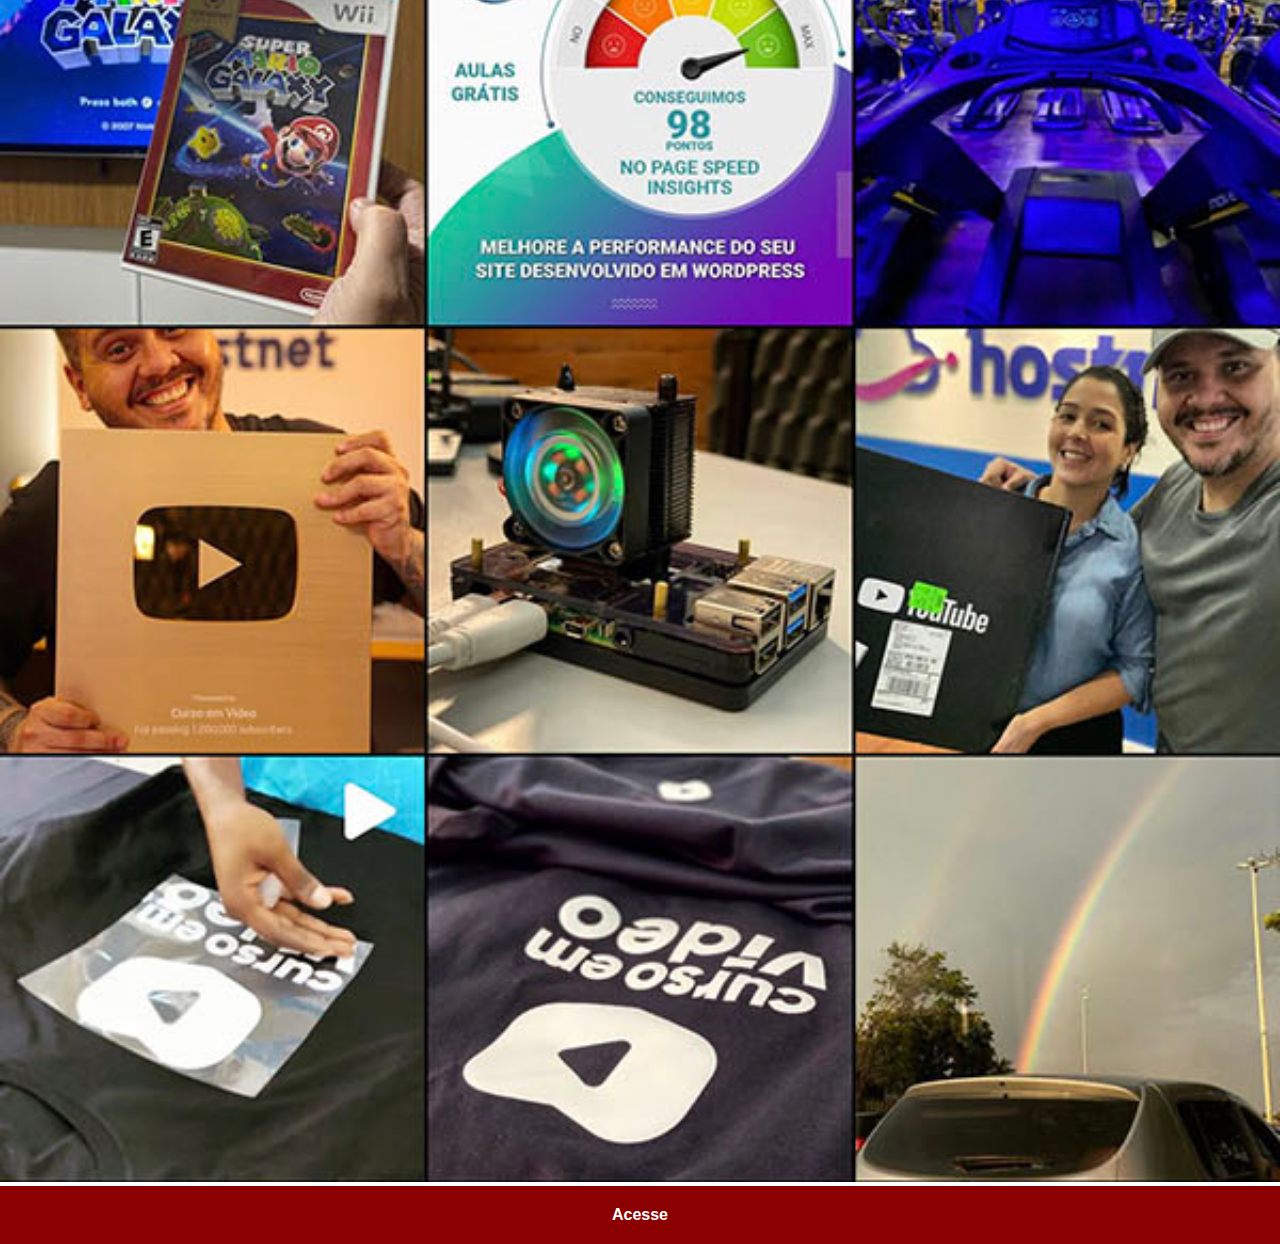
<file: instagram.html>
<!DOCTYPE html>
<html lang="pt-br">
<head>
    <meta charset="UTF-8">
    <meta name="viewport" content="width=device-width, initial-scale=1.0">
    <title>Instagram</title>
    <link rel="stylesheet" href="estilo/social.css">
</head>
<body>
    <img src="imagens/tela-instagram.jpg" alt="Instagram">
    <a href="https://www.instagram.com/gustavoguanabara/" target="_blank">Acesse</a>
</body>
</html>
</file>
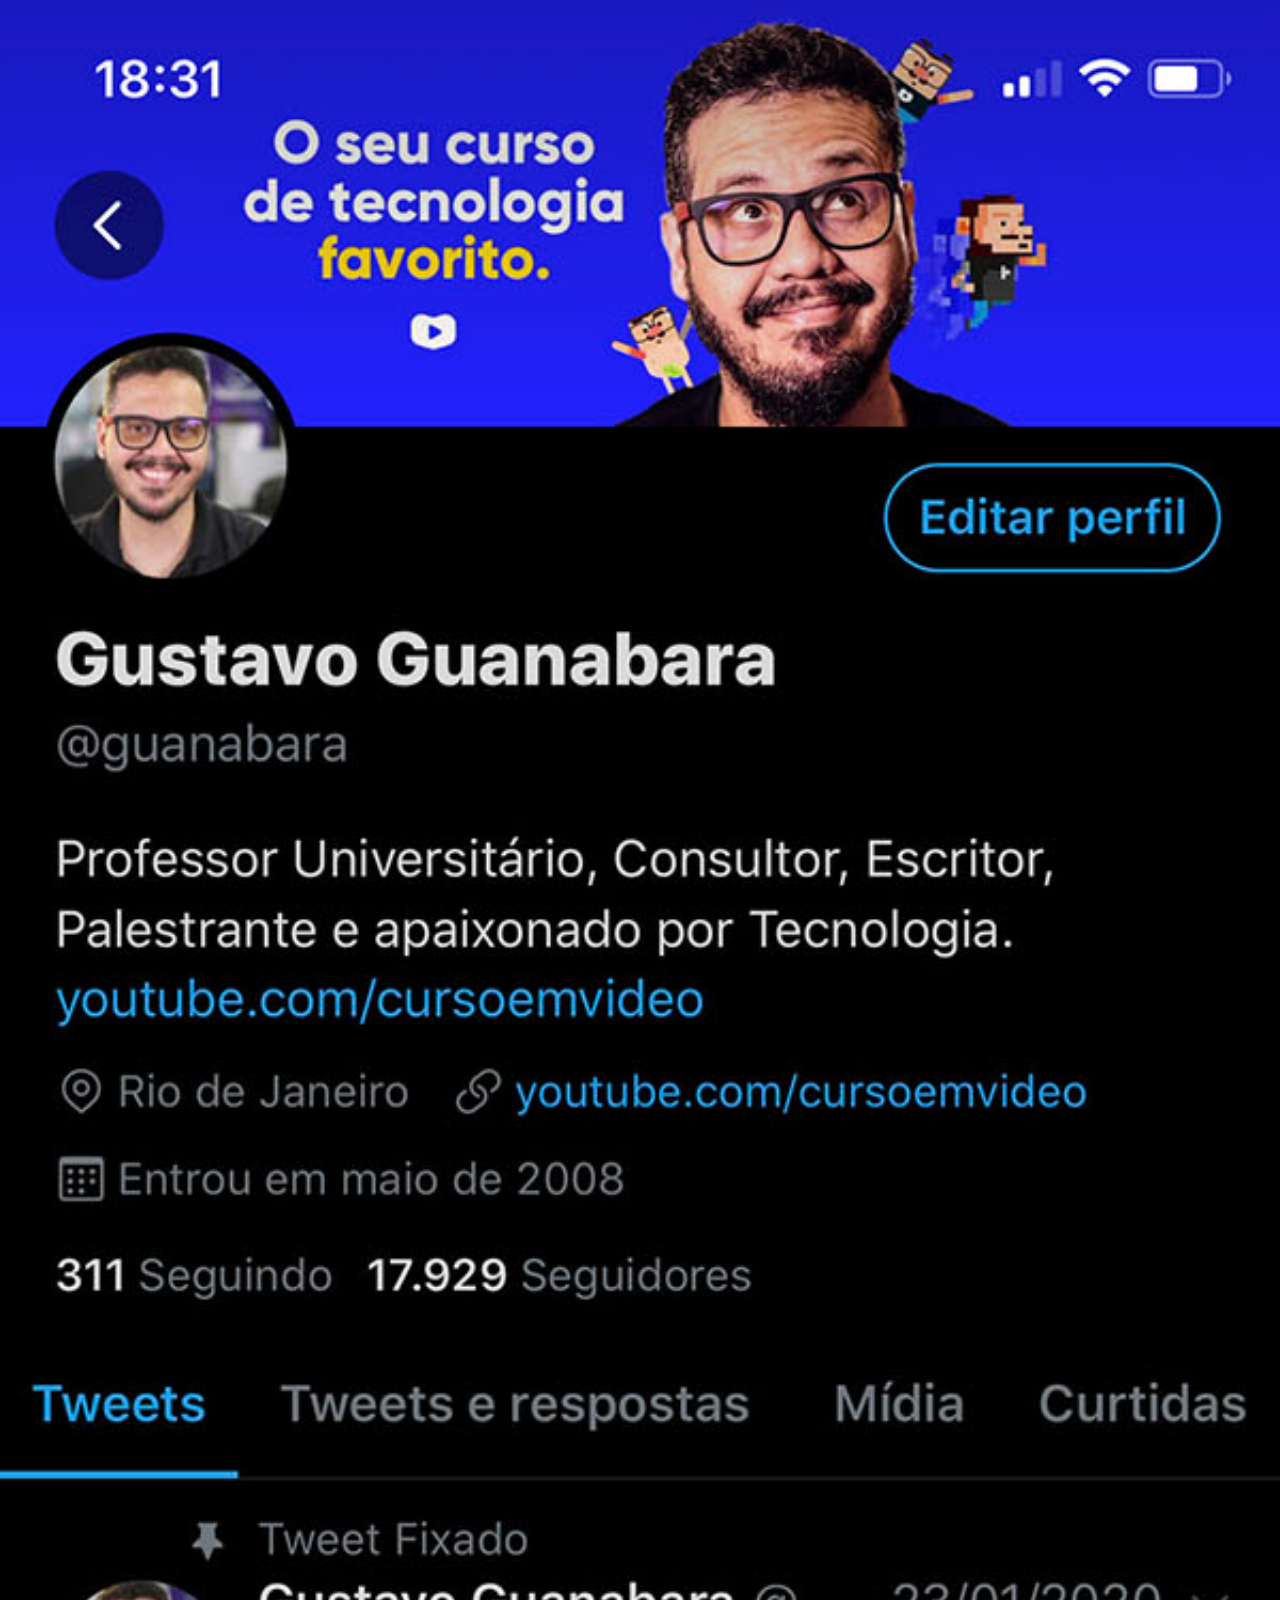
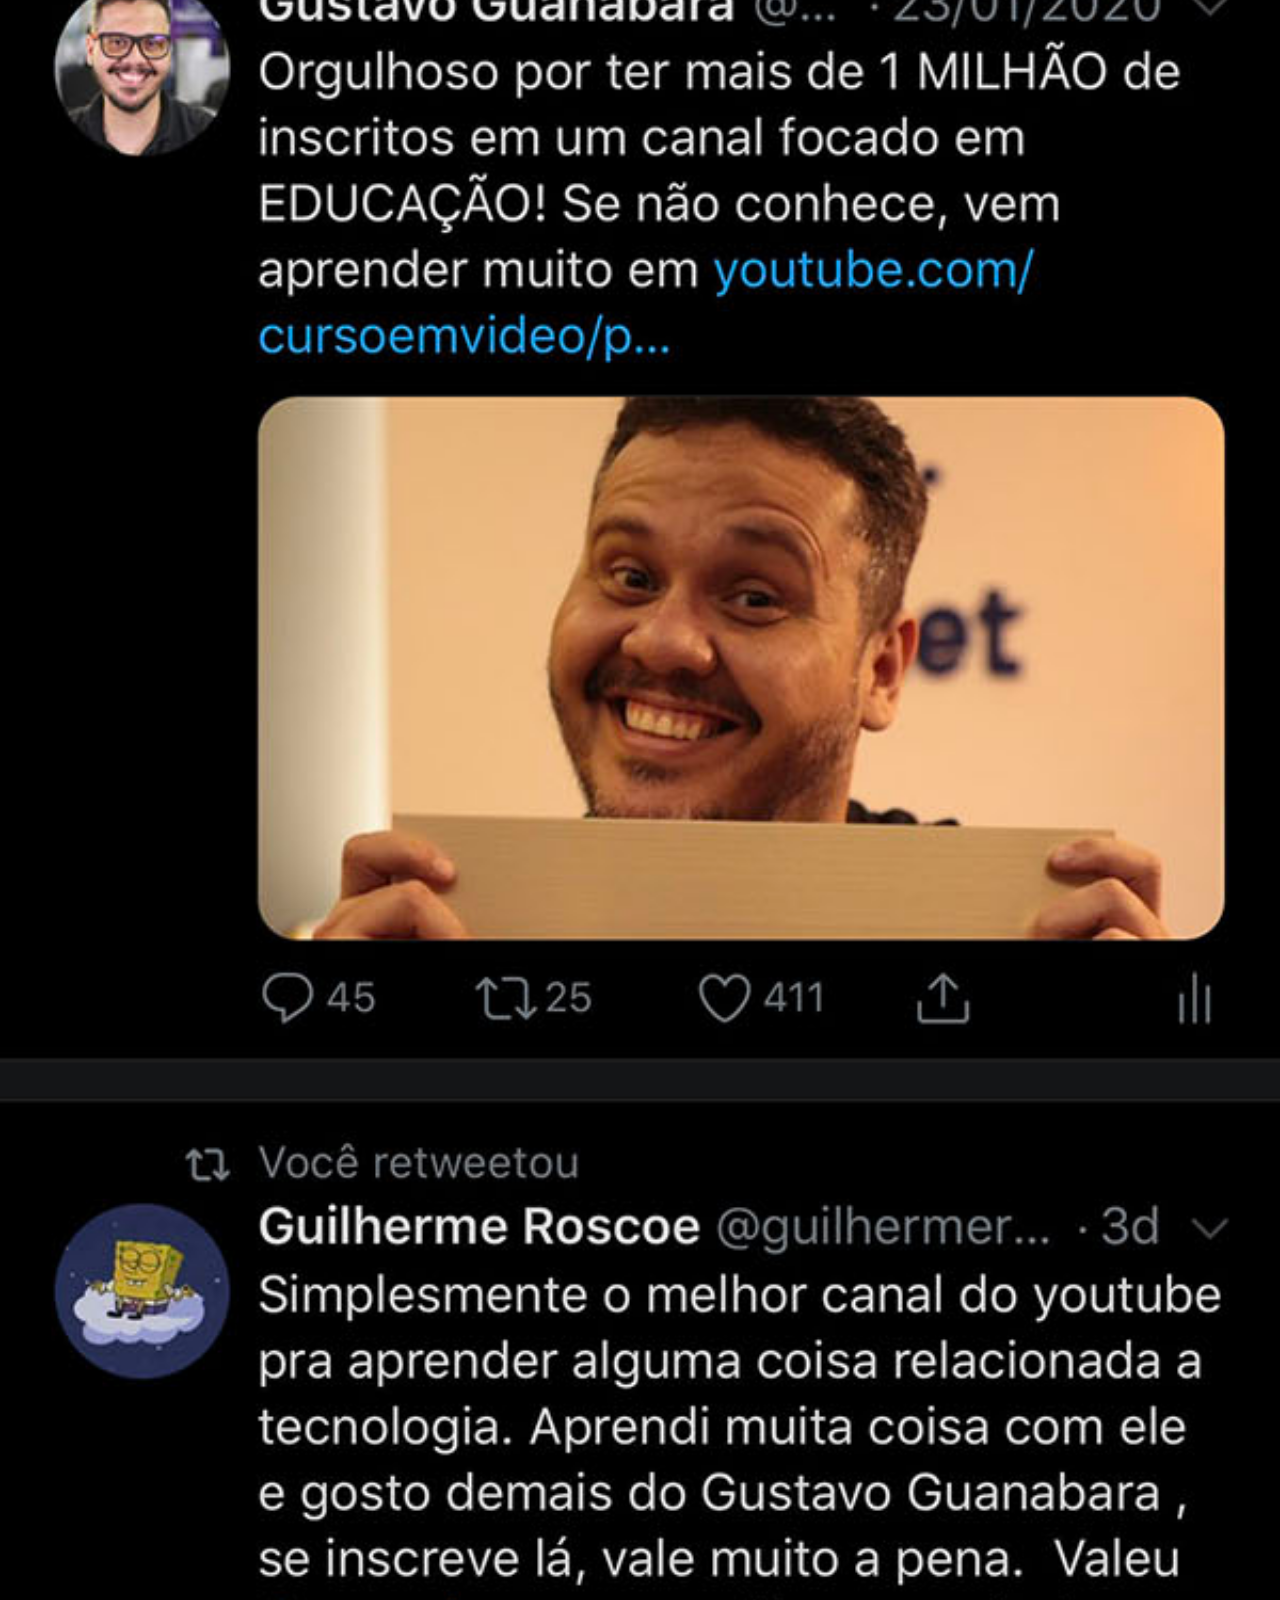
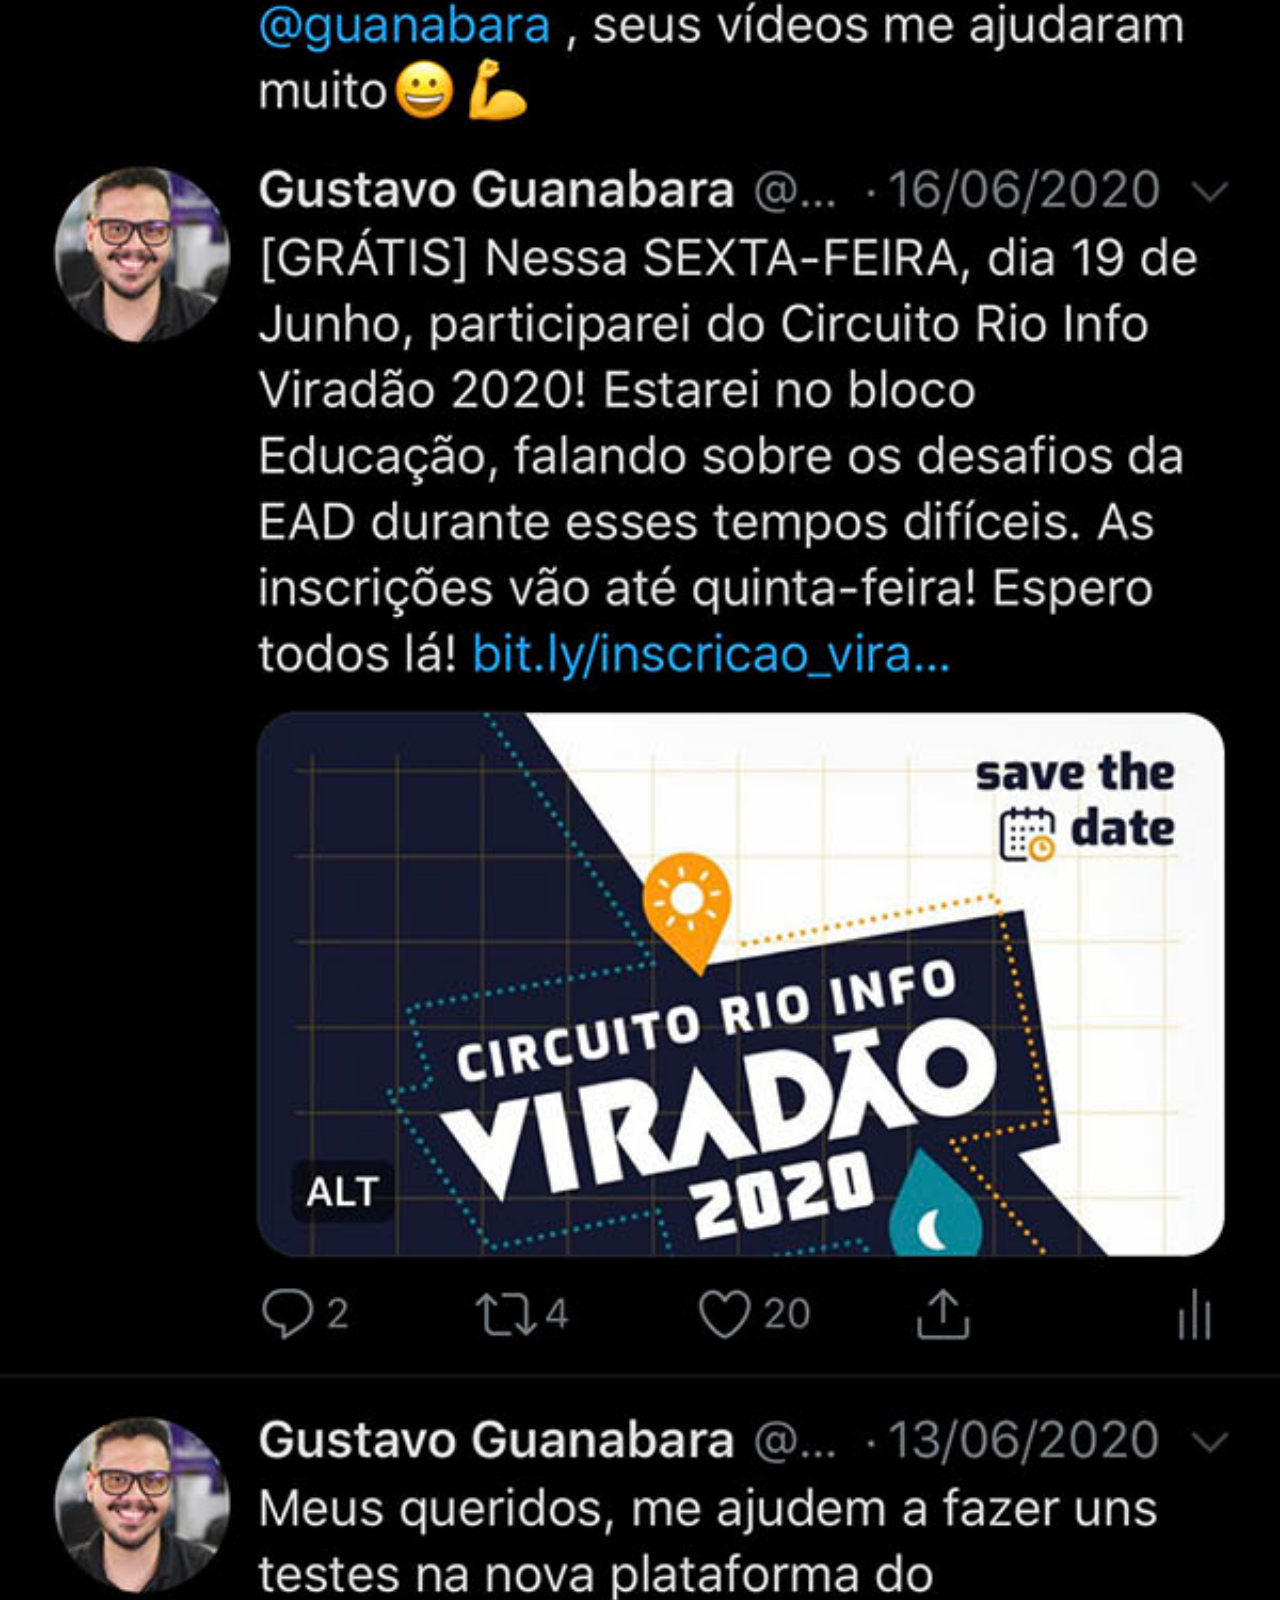
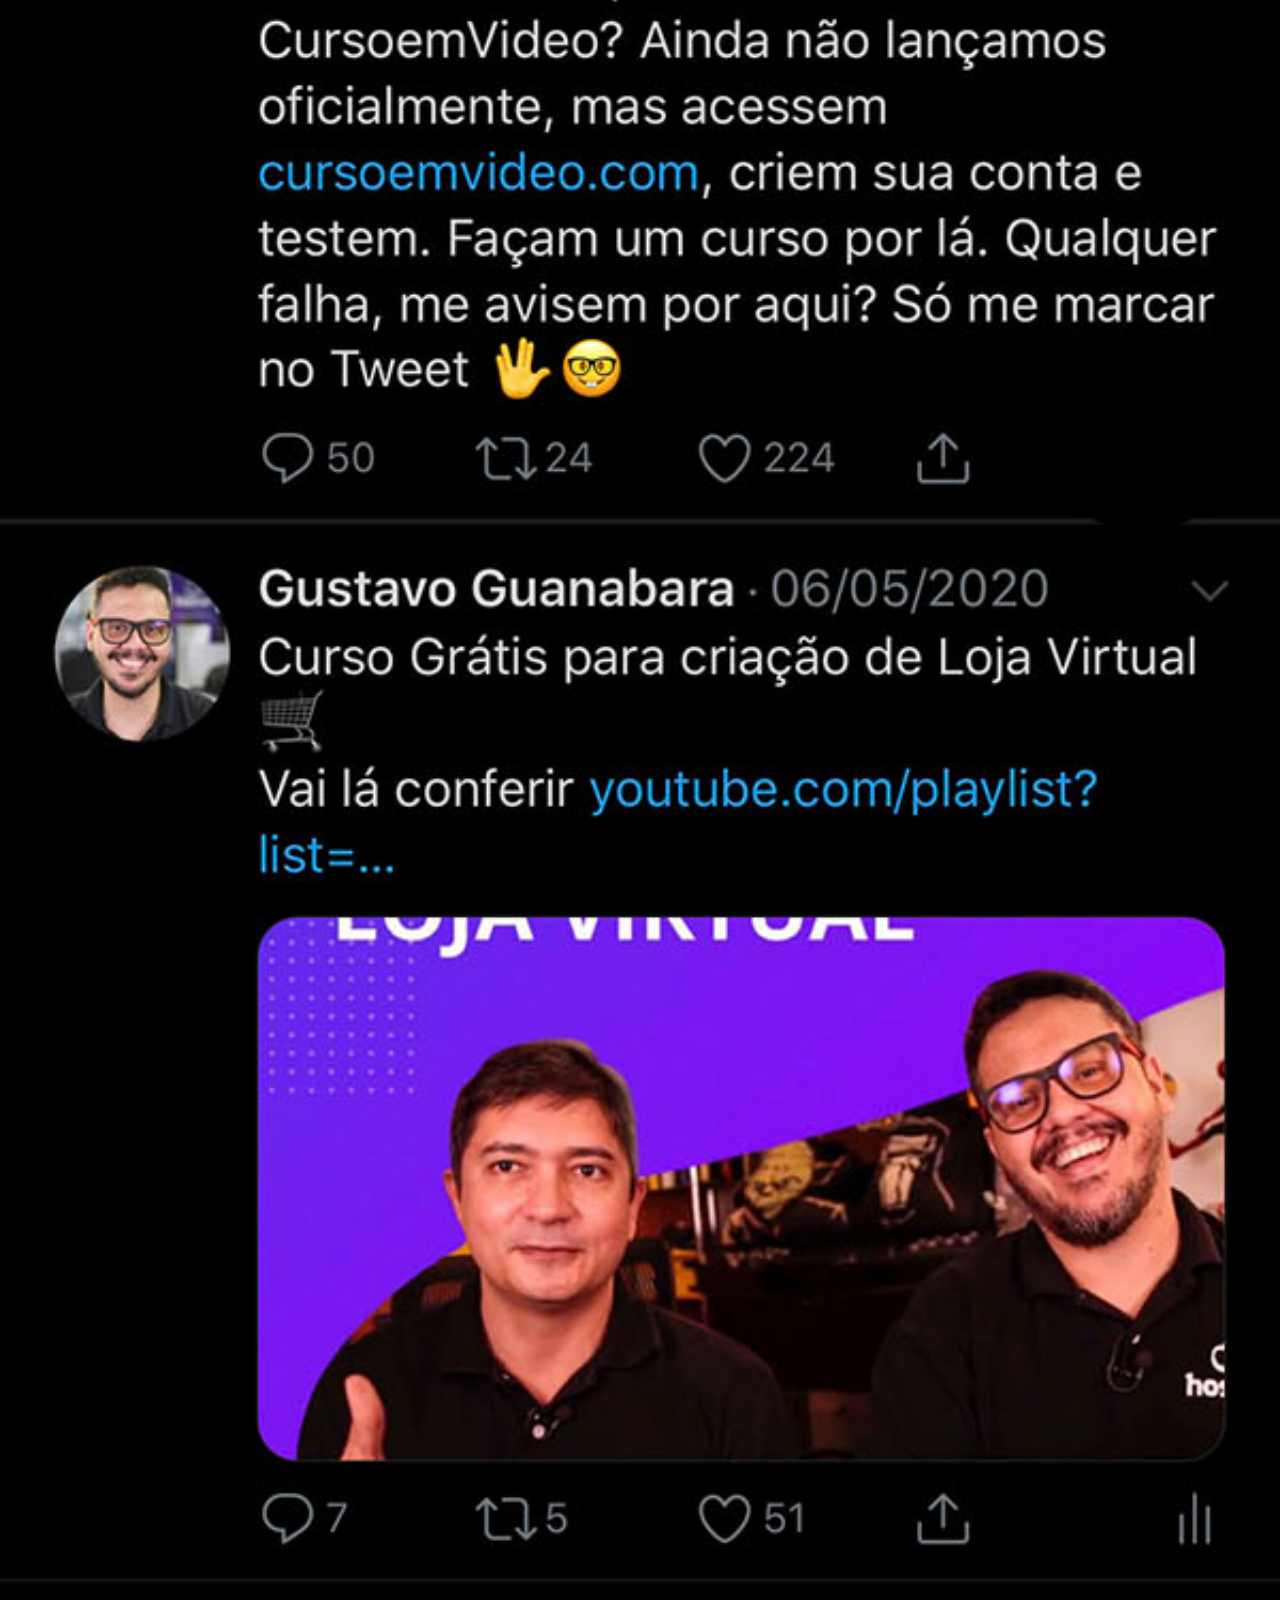
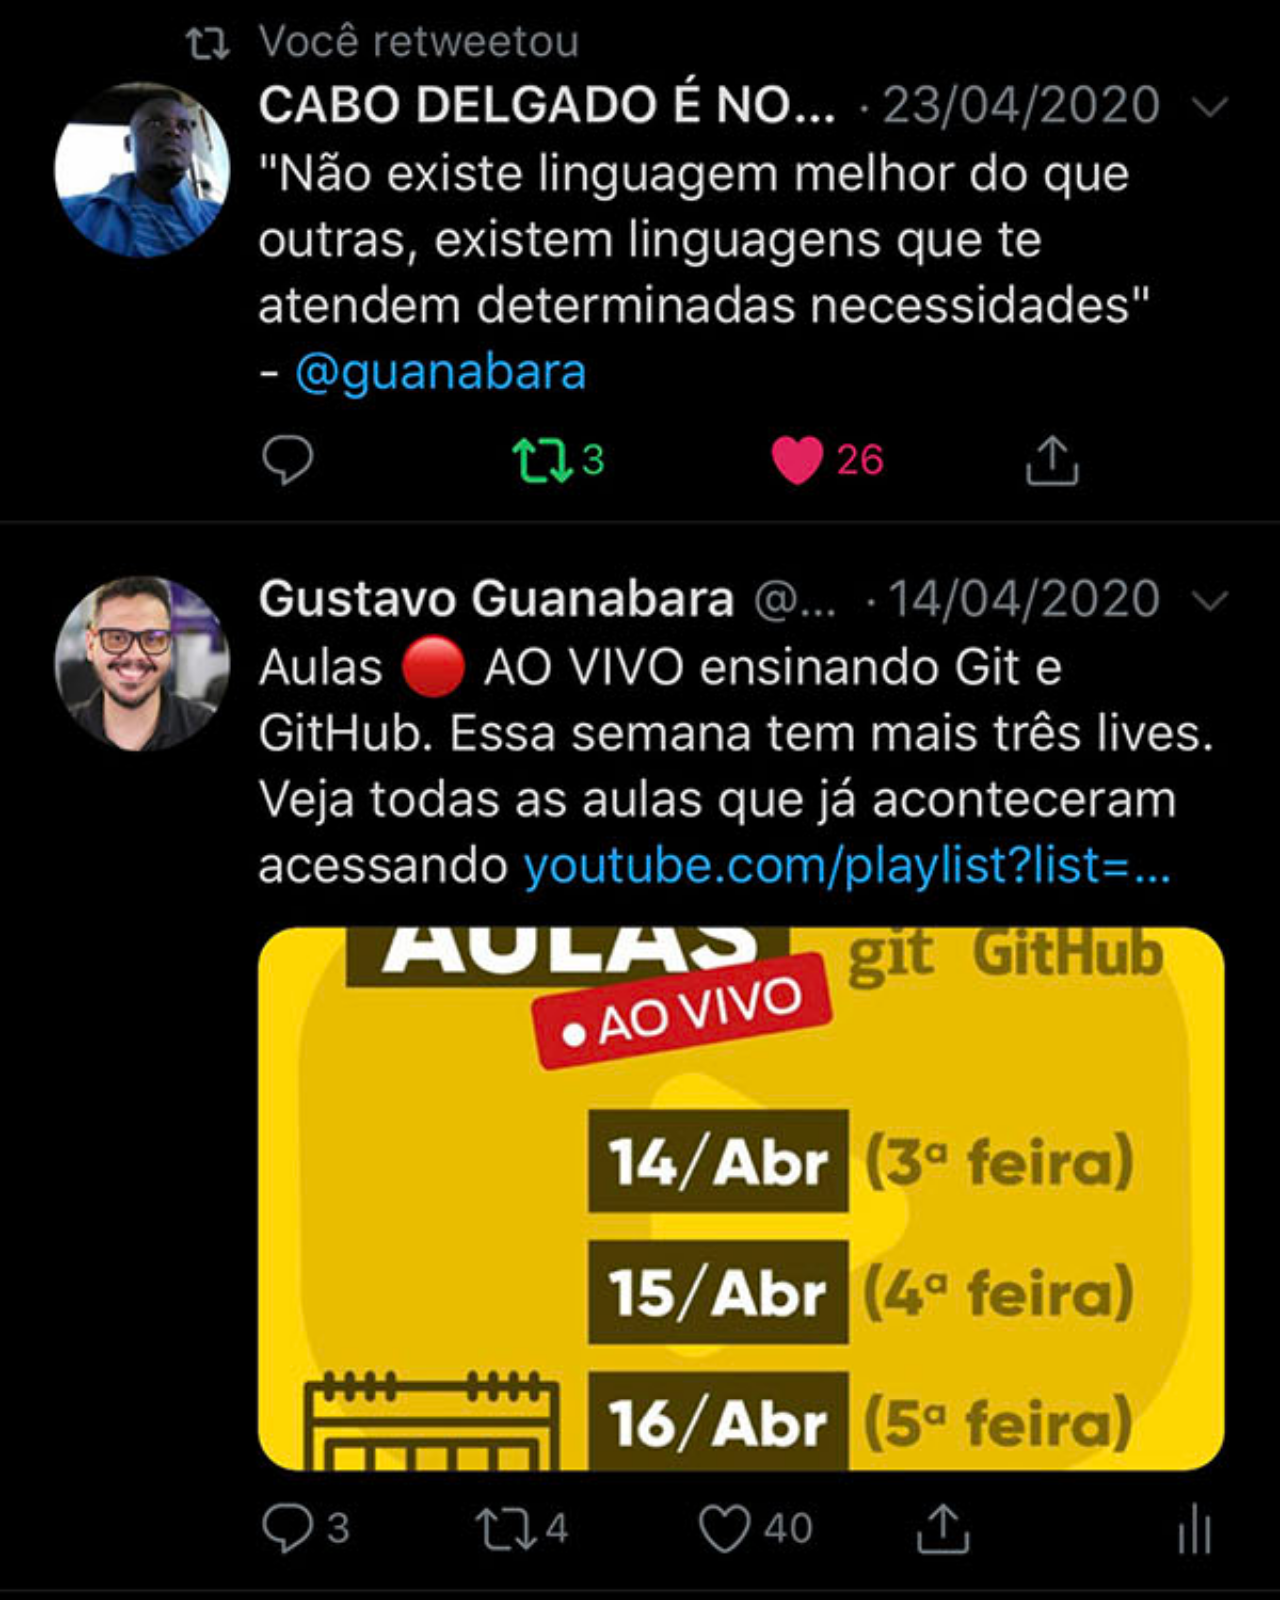
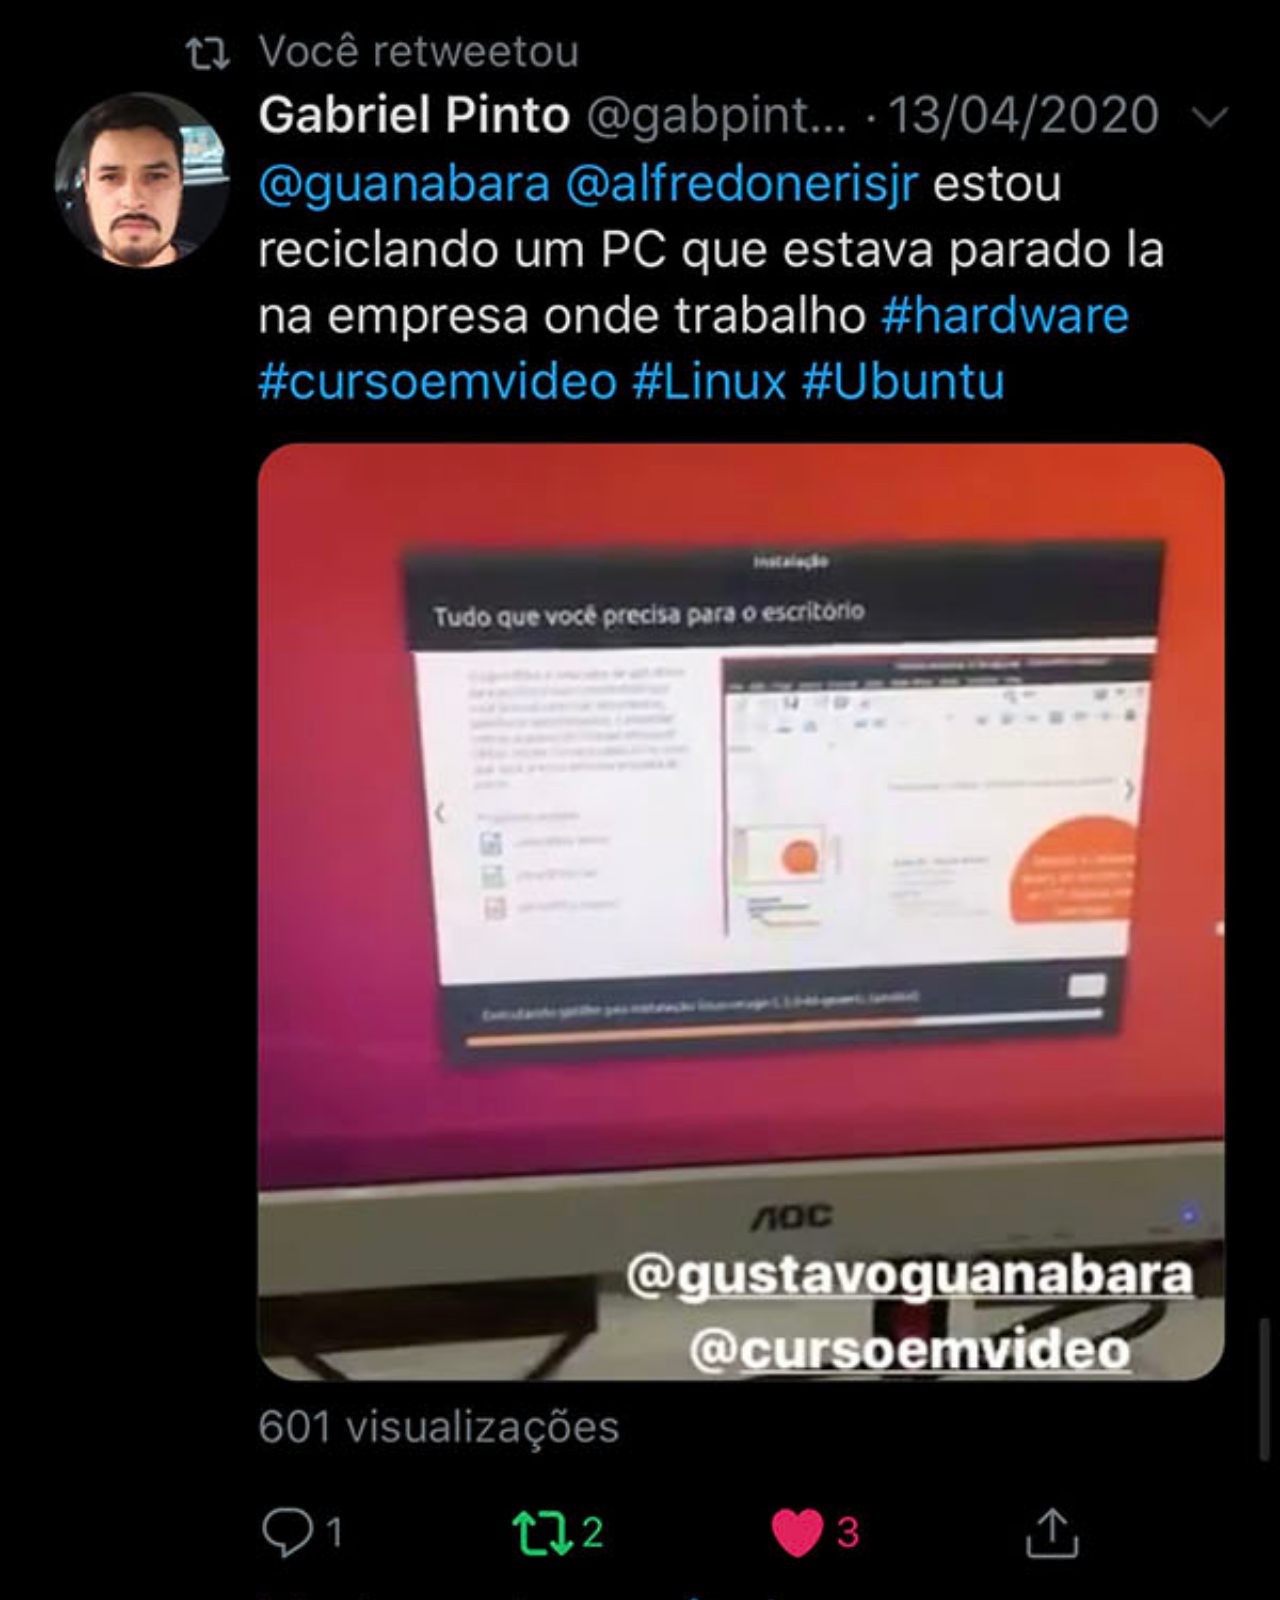
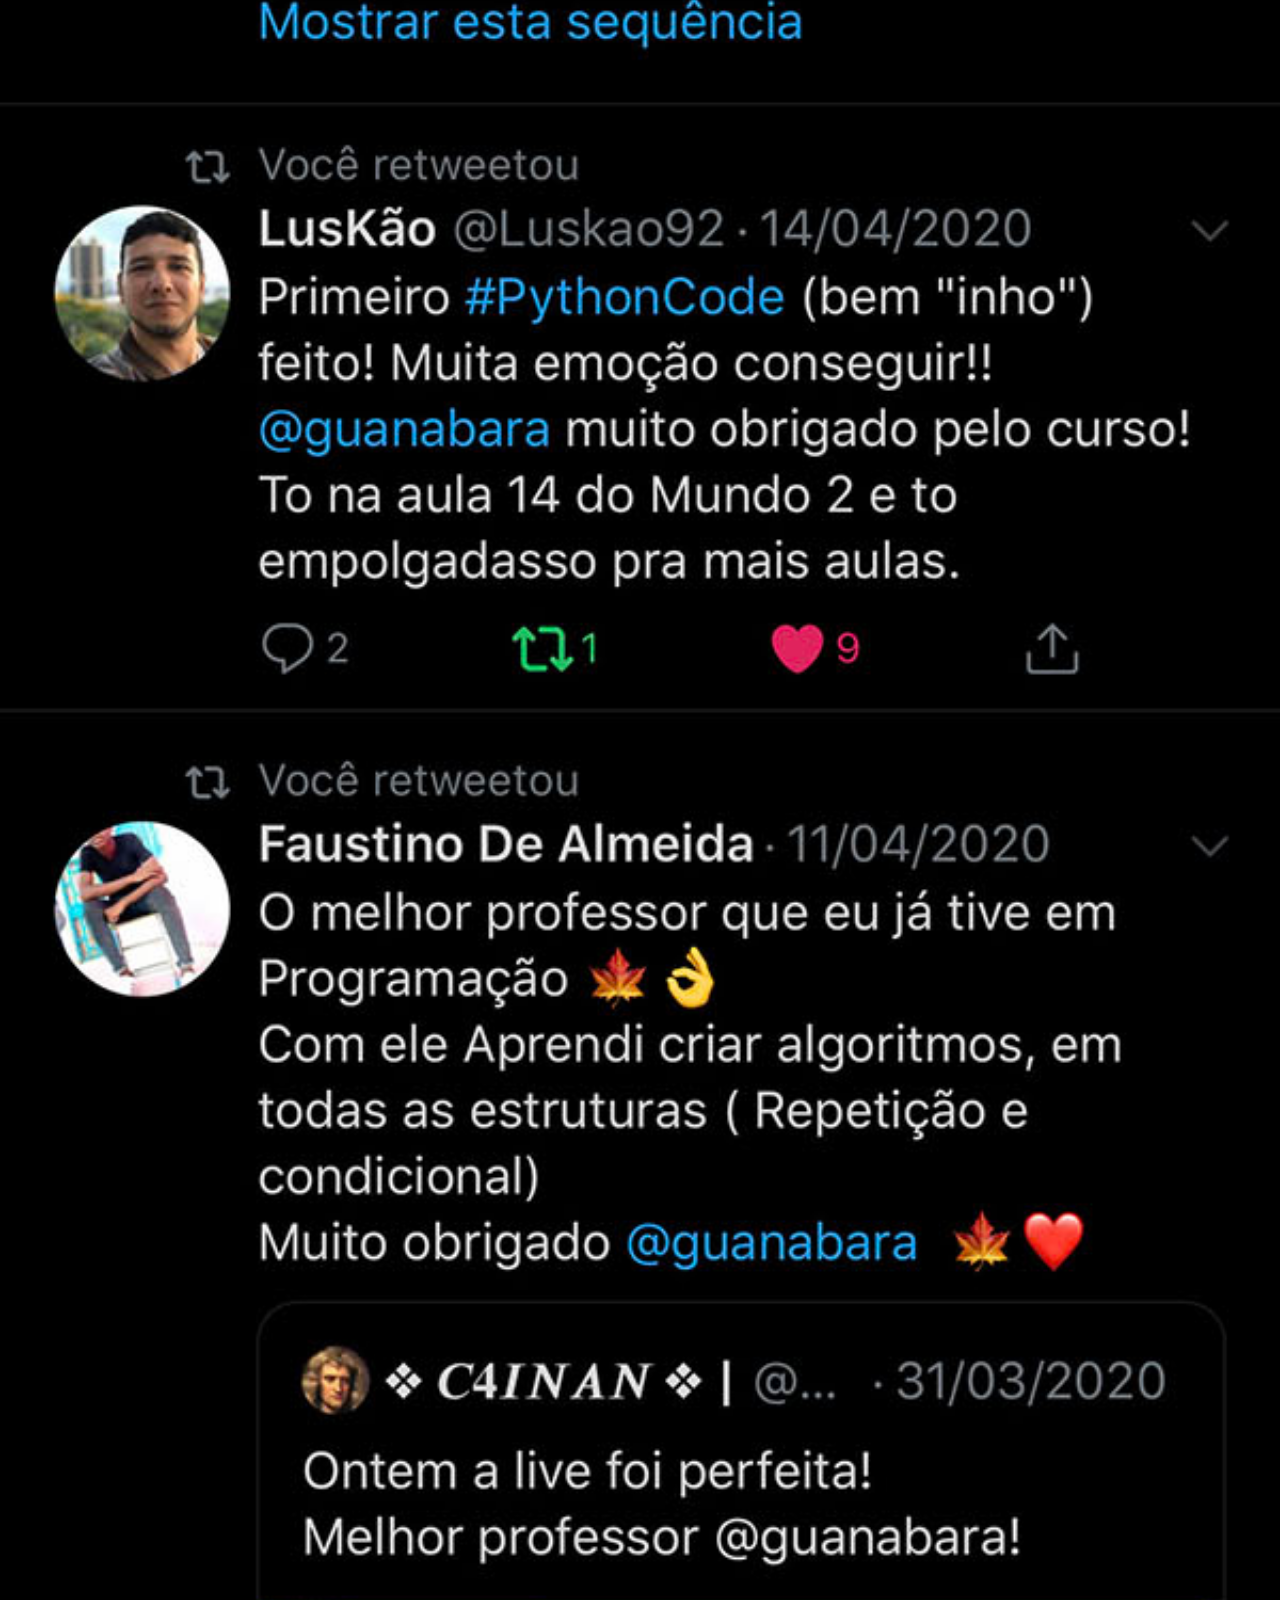
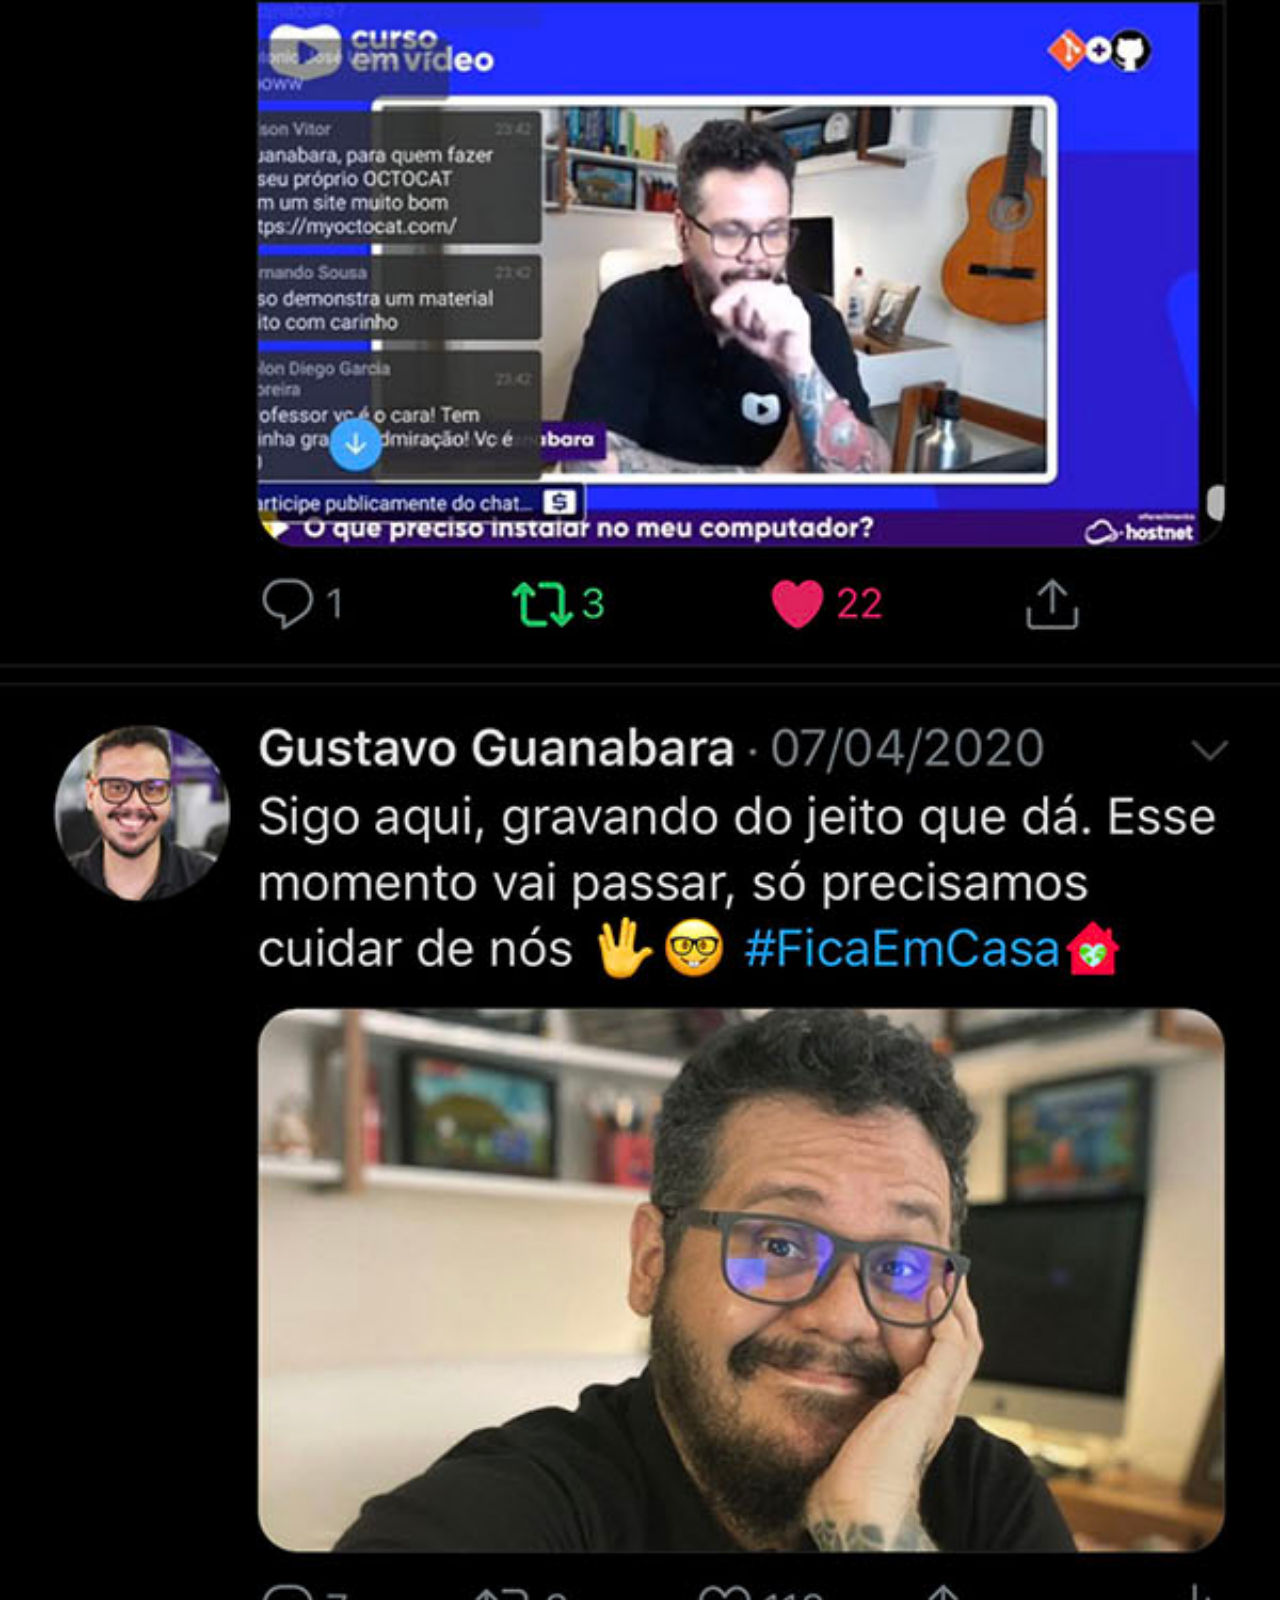
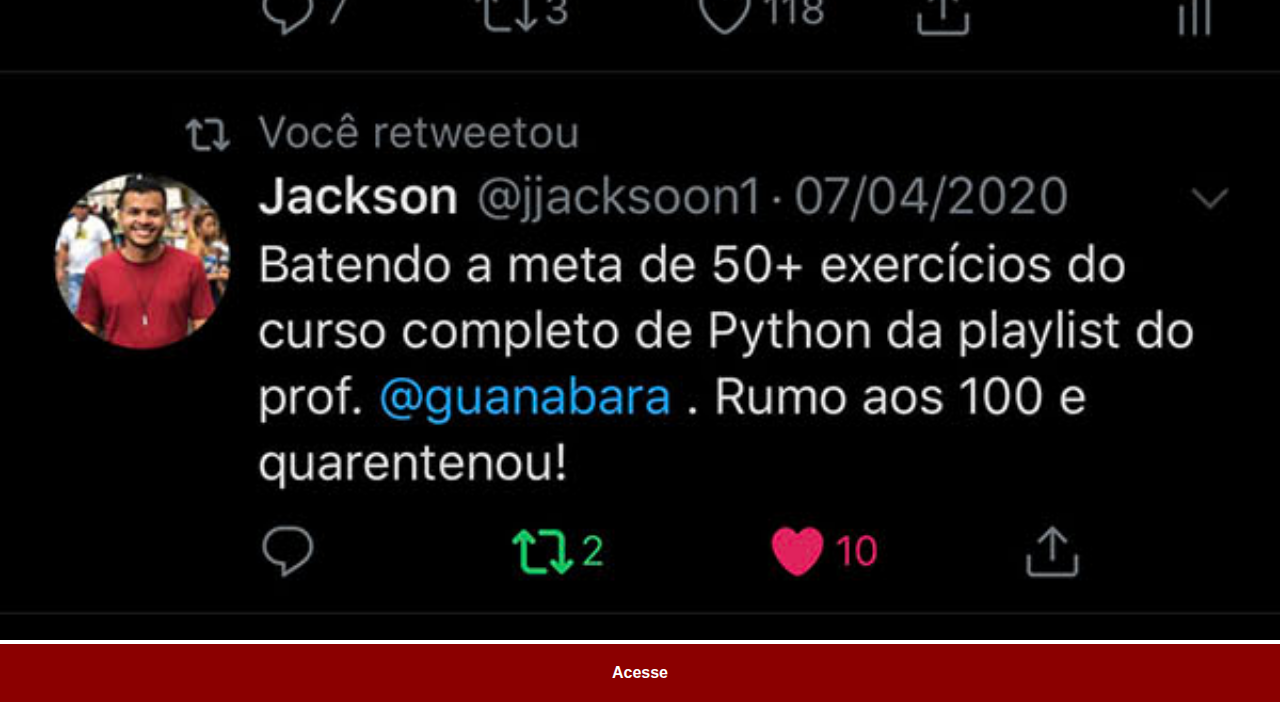
<file: twitter.html>
<!DOCTYPE html>
<html lang="en">
<head>
    <meta charset="UTF-8">
    <meta name="viewport" content="width=device-width, initial-scale=1.0">
    <title>Twitter</title>
    <link rel="stylesheet" href="estilo/social.css">
</head>
<body>
    <img src="imagens/tela-twitter.jpg" alt="Twitter">
    <a href="https://twitter.com/guanabara" target="_blank">Acesse</a>
</body>
</html>
</file>
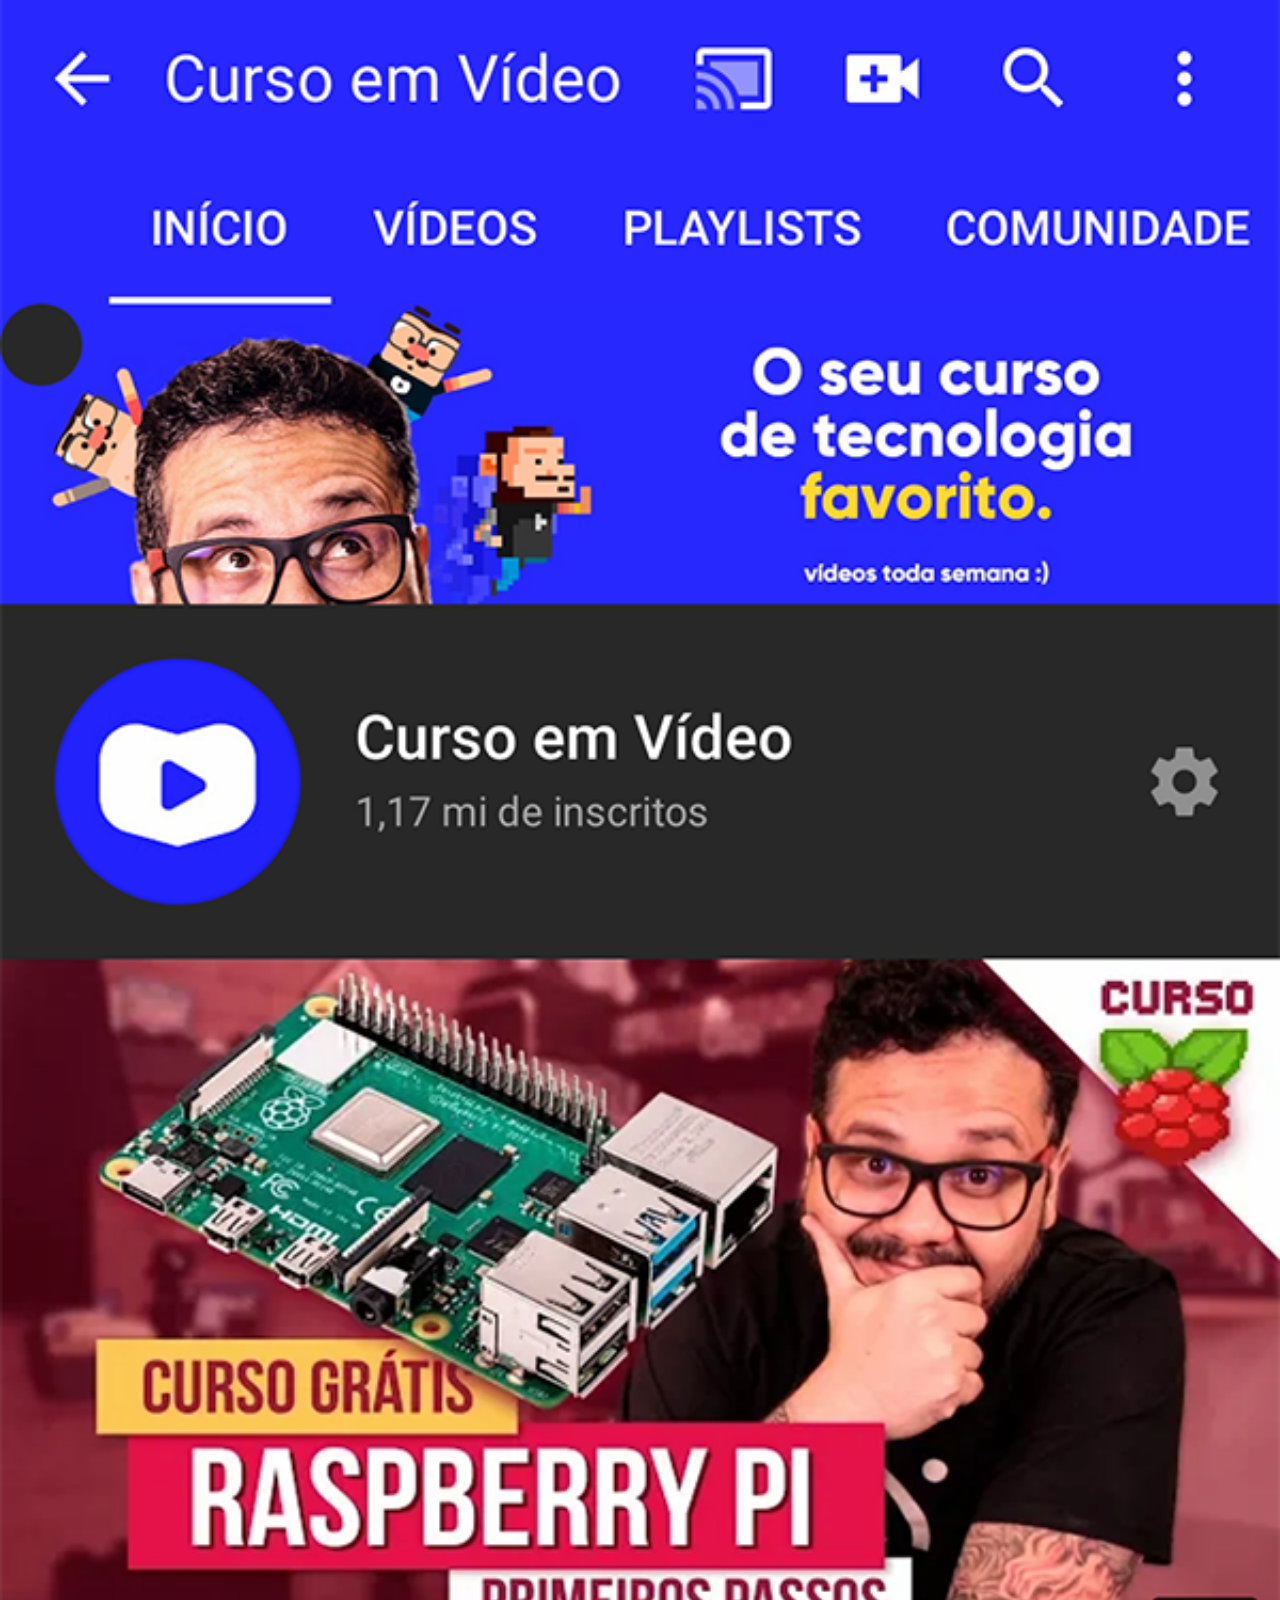
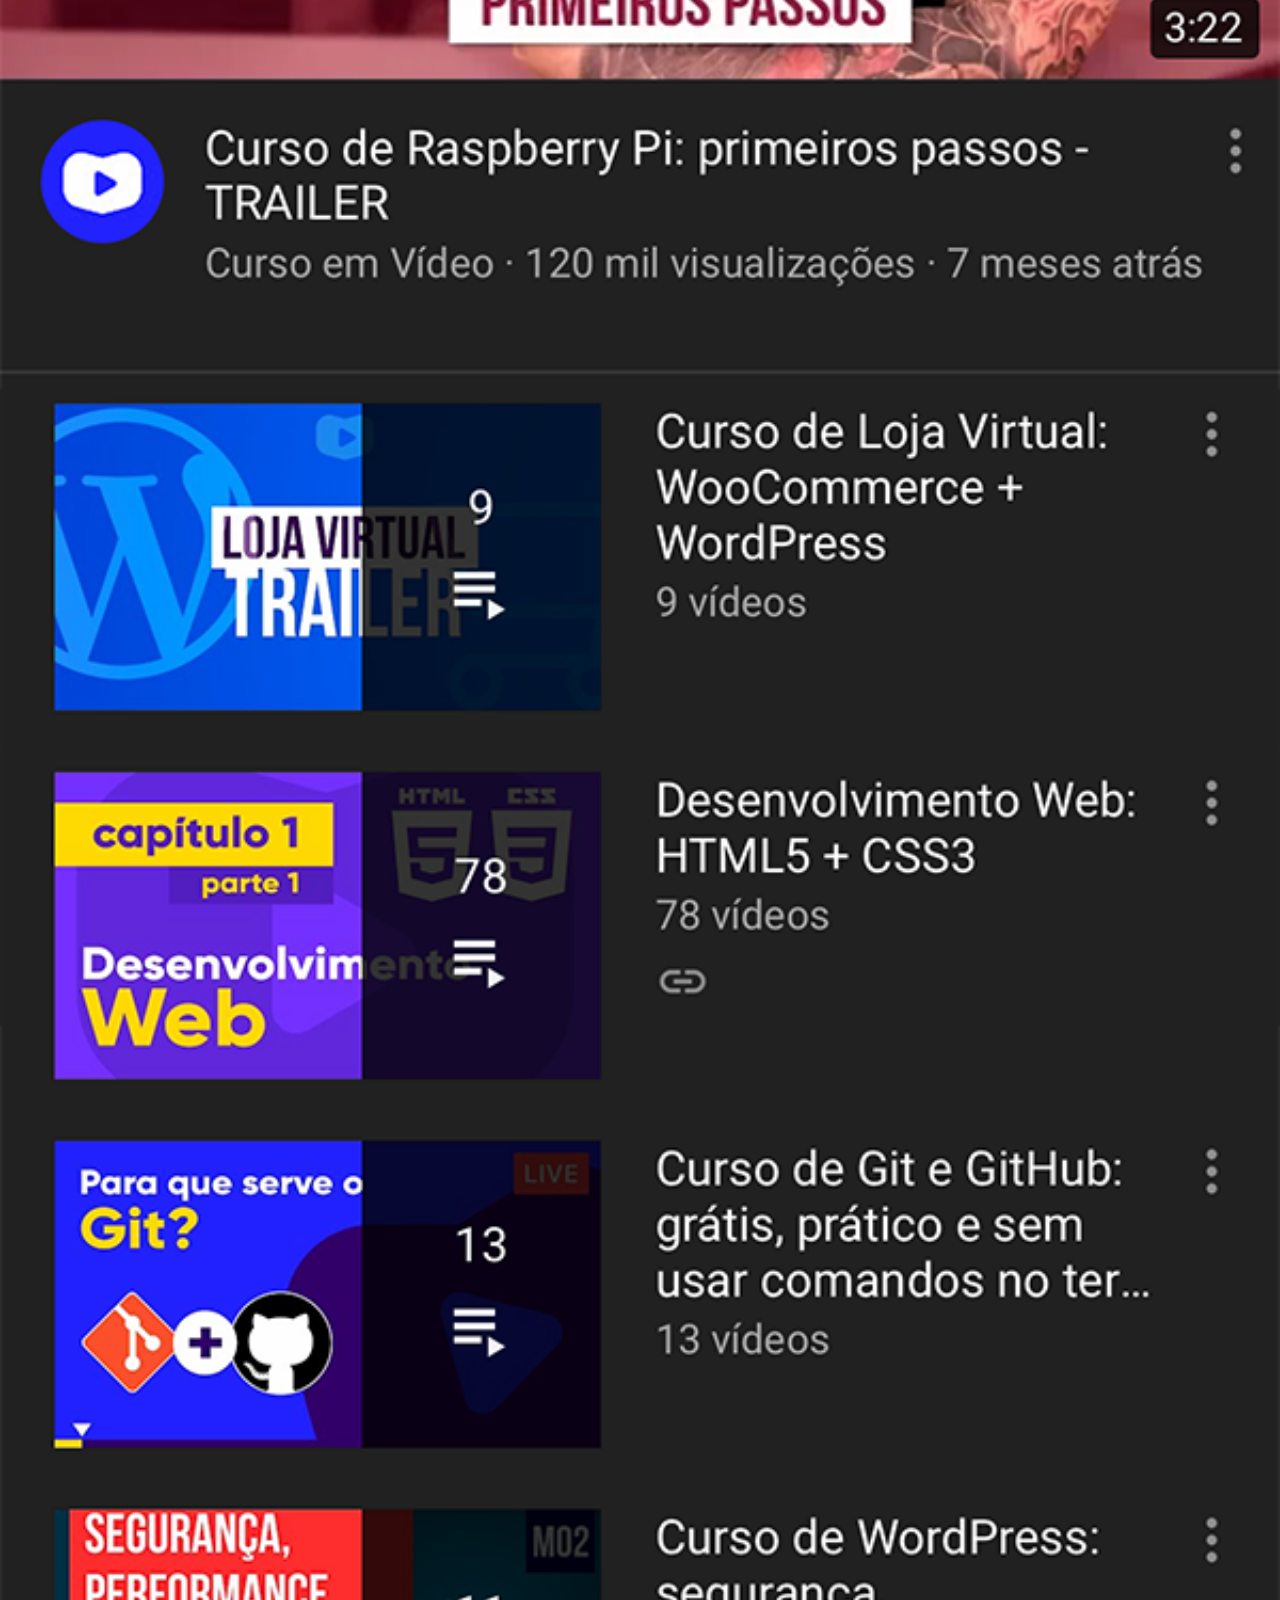
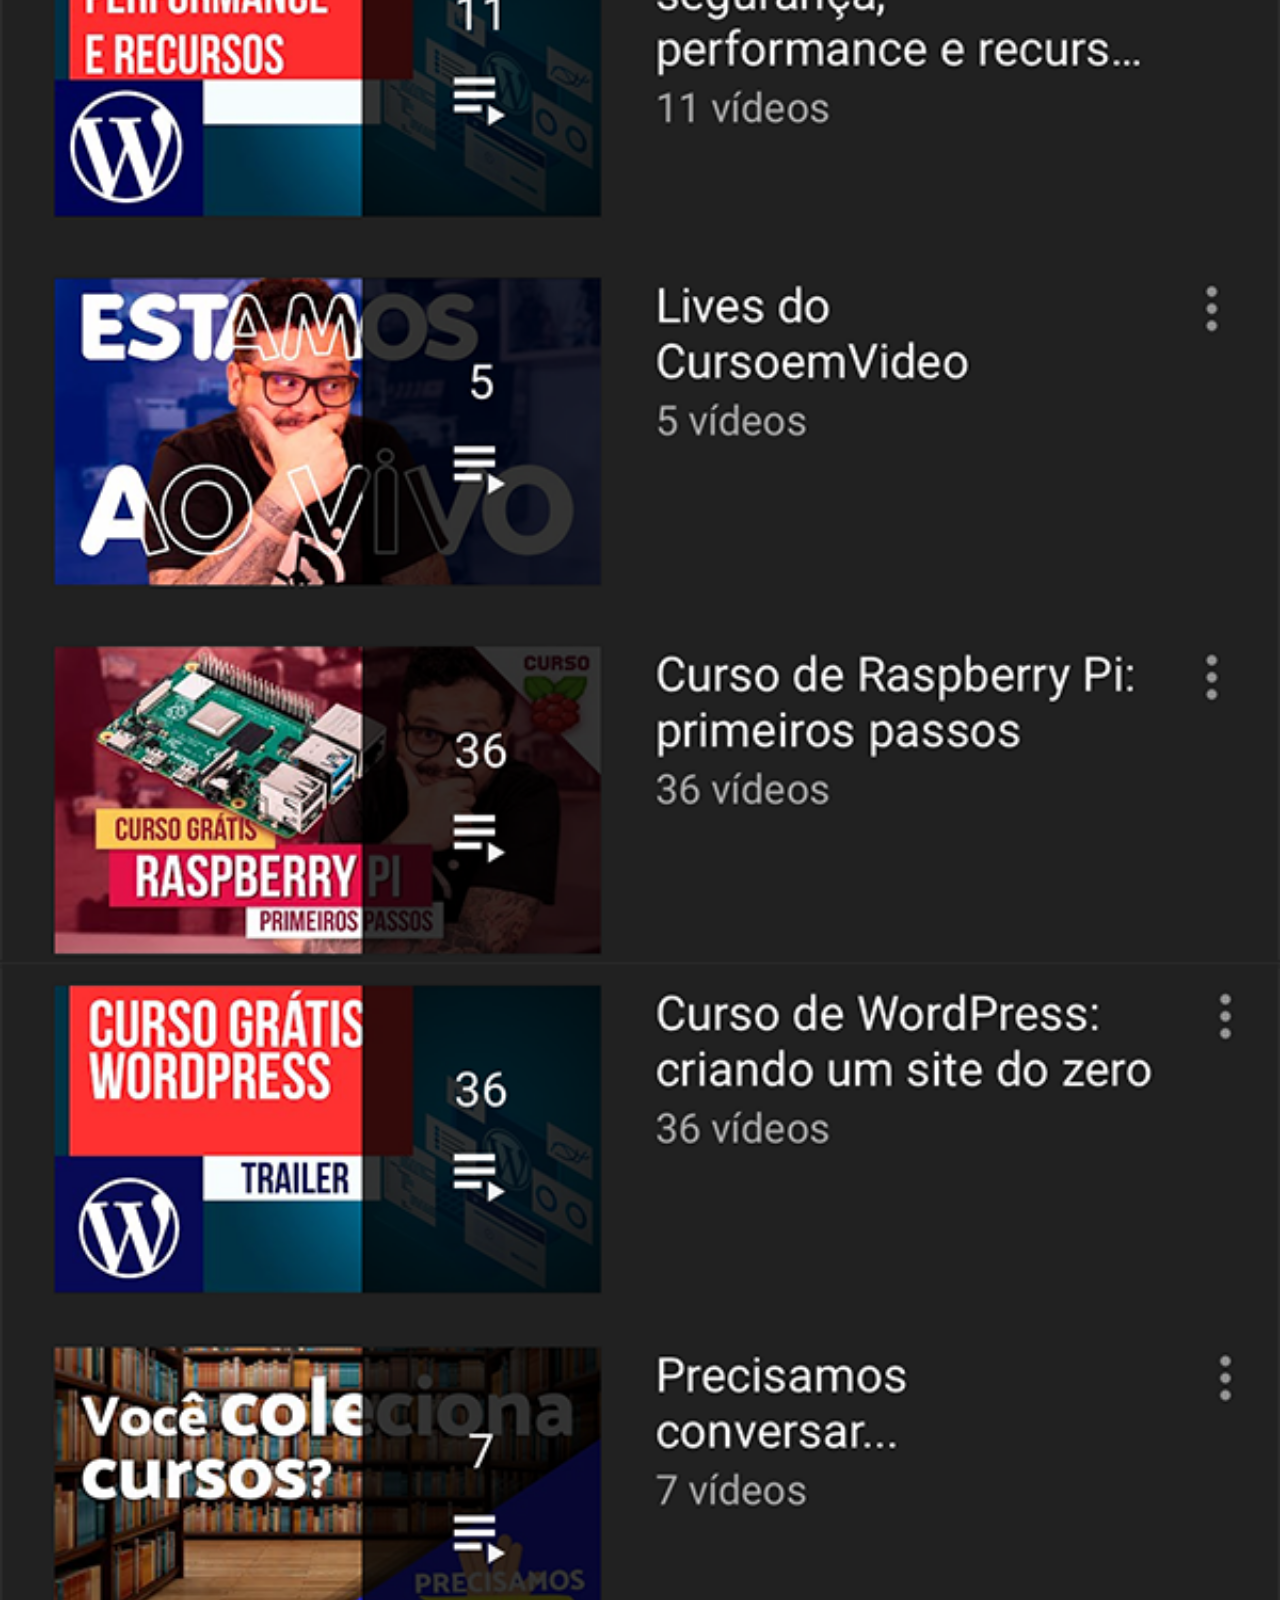
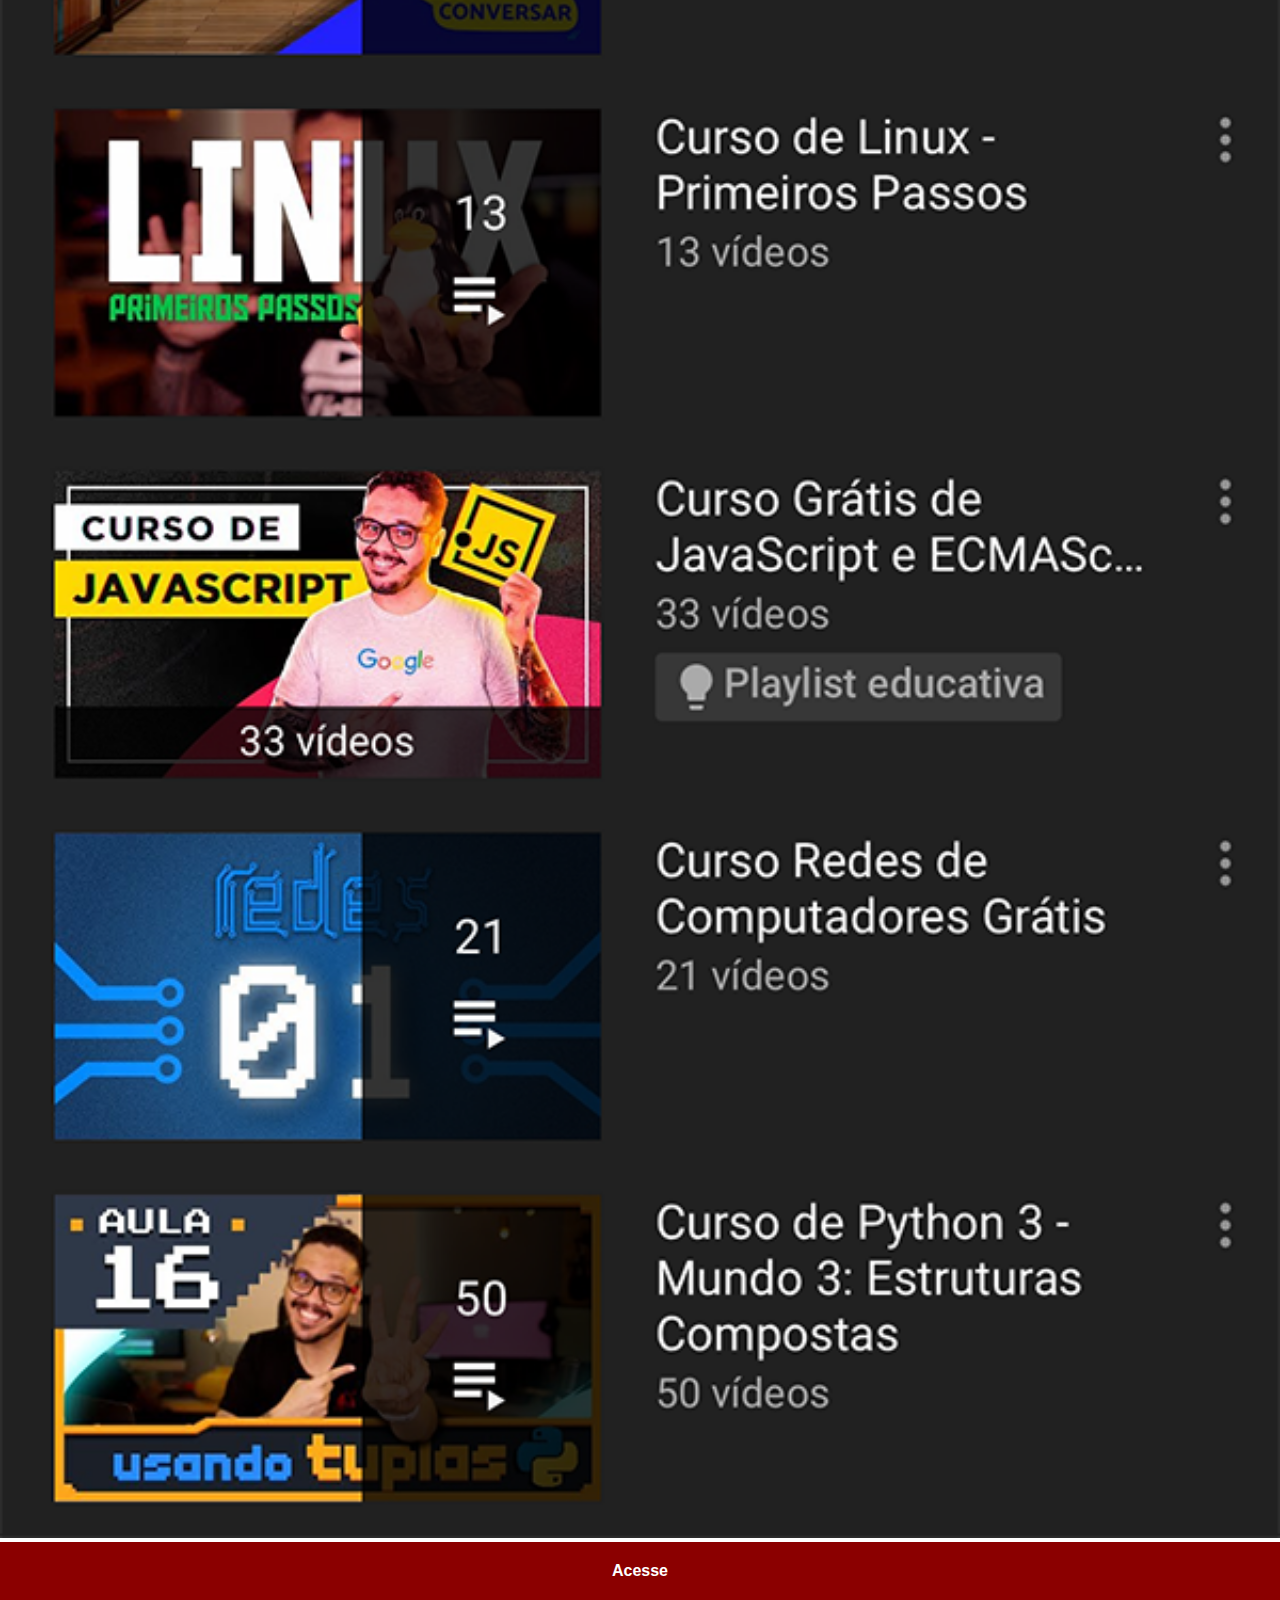
<file: youtube.html>
<!DOCTYPE html>
<html lang="pt-br">
<head>
    <meta charset="UTF-8">
    <meta name="viewport" content="width=device-width, initial-scale=1.0">
    <title>Youtube</title>
    <link rel="stylesheet" href="estilo/social.css">
</head>
<body>
    <img src="imagens/tela-youtube.png" alt="youtube">
    <a href="https://www.youtube.com/@CursoemVideo" target="_blank">Acesse</a>
</body>
</html>
</file>
<file: estilos/style.css>
@charset "UTF-8";

* {
    margin: 0px;
    padding: 0px;
    font-family: Arial, Helvetica, sans-serif;
}

html, body {
    height: 100vh;
    width: 100vw;
    background-color: black;
}

body {
    background: url(../imagens/fundo-madeira.jpg) 
    no-repeat top center;
    background-size: cover;
    background-attachment: fixed;
}

main {
    position: relative;
    height: 100vh;
}

section#telefone {
    position: absolute;
    top: 50%;
    left: 50%;
    transform: translate(-50%, -50%);
    height: 627px;
    width: 311px;
    background-color: blue;
    background: url('../imagens/frame-iphone.png') no-repeat;
}

iframe#tela {
    position: relative;
    top: 80px;
    left: 22px;
    width: 267px;
    height: 471px;
}

section#redes-sociais {
    text-align: right;
}

section#redes-sociais img {
    width: 50px;
    margin: 10px;
    border-radius: 50%;
    box-shadow: 2px 2px 5px rgba(0, 0, 0, 0.400);
    box-sizing: border-box;
}

section#redes-sociais img:hover {
    border: 2px solid white;
    transform: translate(-3px, -3px);
    box-shadow: 5px 5px 10px rgba(0, 0, 0, 0.603);
    transition: transform .3s border .2s;
}
</file>
<file: estilo/social.css>
@charset "UTF-8";

* {
    margin: 0px;
    padding: 0px;
    font-family: Arial, Helvetica, sans-serif;
}

::-webkit-scrollbar {
    width: 0px;
    height: 0px;
}

img {
    width: 100vw;
}

a {
    display: block;
    background-color: darkred;
    color: white;
    padding: 20px;
    text-align: center;
    font-weight: bolder;
    text-decoration: none;
}

a:hover {
    background-color: red;
}
</file>
